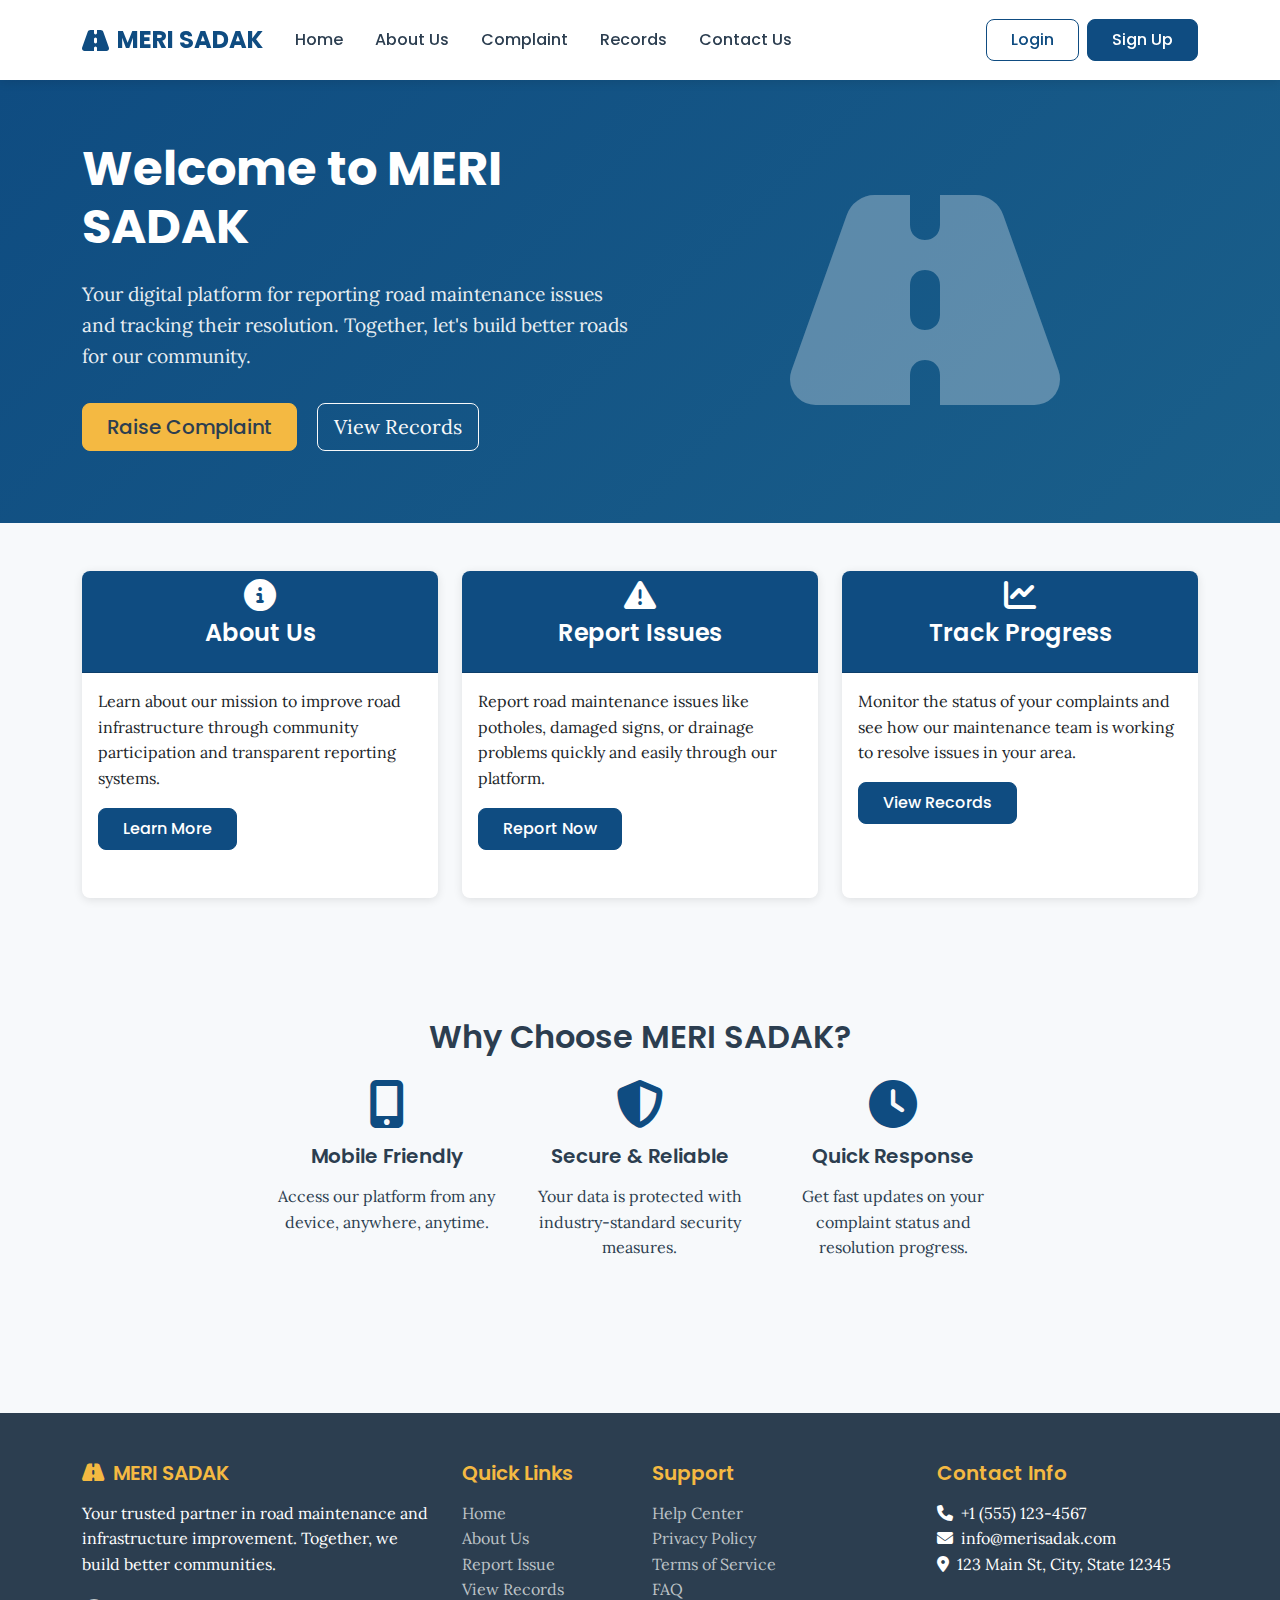
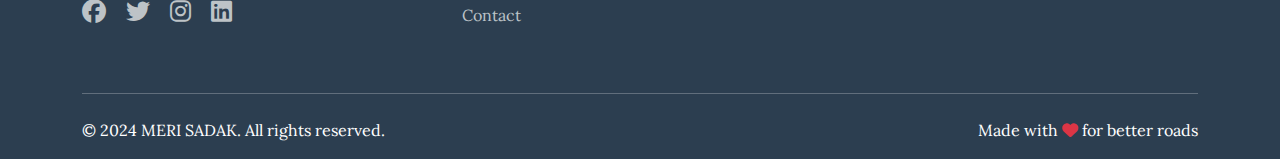
<file: index.html>
<!DOCTYPE html>
<html lang="en">
<head>
    <meta charset="UTF-8">
    <meta name="viewport" content="width=device-width, initial-scale=1.0">
    <title>MERI SADAK - Road Maintenance System</title>
    
    <!-- Bootstrap 5 CSS -->
    <link href="https://cdn.jsdelivr.net/npm/bootstrap@5.3.0/dist/css/bootstrap.min.css" rel="stylesheet">
    
    <!-- Font Awesome -->
    <link rel="stylesheet" href="https://cdnjs.cloudflare.com/ajax/libs/font-awesome/6.4.0/css/all.min.css">
    
    <!-- Custom CSS -->
    <link rel="stylesheet" href="assets/css/style.css">
</head>
<body>
    <!-- Navbar -->
    <nav class="navbar navbar-expand-lg navbar-light fixed-top">
        <div class="container">
            <a class="navbar-brand d-flex align-items-center" href="index.html">
                <i class="fas fa-road text-primary me-2"></i>
                MERI SADAK
            </a>
            
            <button class="navbar-toggler" type="button" data-bs-toggle="collapse" data-bs-target="#navbarNav">
                <span class="navbar-toggler-icon"></span>
            </button>
            
            <div class="collapse navbar-collapse" id="navbarNav">
                <ul class="navbar-nav me-auto">
                    <li class="nav-item">
                        <a class="nav-link active" href="index.html">Home</a>
                    </li>
                    <li class="nav-item">
                        <a class="nav-link" href="about.html">About Us</a>
                    </li>
                    <li class="nav-item">
                        <a class="nav-link" href="complaint.html">Complaint</a>
                    </li>
                    <li class="nav-item">
                        <a class="nav-link" href="records.html">Records</a>
                    </li>
                    <li class="nav-item">
                        <a class="nav-link" href="contact.html">Contact Us</a>
                    </li>
                </ul>
                
                <div class="d-flex">
                    <a href="login.html" class="btn btn-outline-primary me-2">Login</a>
                    <a href="signup.html" class="btn btn-primary">Sign Up</a>
                </div>
            </div>
        </div>
    </nav>

    <!-- Hero Section -->
    <section class="hero-section">
        <div class="container">
            <div class="row align-items-center">
                <div class="col-lg-6">
                    <h1 class="fade-in">Welcome to MERI SADAK</h1>
                    <p class="fade-in">Your digital platform for reporting road maintenance issues and tracking their resolution. Together, let's build better roads for our community.</p>
                    <div class="fade-in">
                        <a href="complaint.html" class="btn btn-accent btn-lg me-3 mb-2">Raise Complaint</a>
                        <a href="records.html" class="btn btn-outline-light btn-lg mb-2">View Records</a>
                    </div>
                </div>
                <div class="col-lg-6 text-center">
                    <i class="fas fa-road" style="font-size: 15rem; opacity: 0.3;"></i>
                </div>
            </div>
        </div>
    </section>

    <!-- Info Cards Section -->
    <section class="py-5">
        <div class="container">
            <div class="row">
                <div class="col-lg-4 mb-4">
                    <div class="card h-100">
                        <div class="card-header text-center">
                            <i class="fas fa-info-circle fa-2x mb-2"></i>
                            <h4>About Us</h4>
                        </div>
                        <div class="card-body">
                            <p>Learn about our mission to improve road infrastructure through community participation and transparent reporting systems.</p>
                            <a href="about.html" class="btn btn-primary">Learn More</a>
                        </div>
                    </div>
                </div>
                
                <div class="col-lg-4 mb-4">
                    <div class="card h-100">
                        <div class="card-header text-center">
                            <i class="fas fa-exclamation-triangle fa-2x mb-2"></i>
                            <h4>Report Issues</h4>
                        </div>
                        <div class="card-body">
                            <p>Report road maintenance issues like potholes, damaged signs, or drainage problems quickly and easily through our platform.</p>
                            <a href="complaint.html" class="btn btn-primary">Report Now</a>
                        </div>
                    </div>
                </div>
                
                <div class="col-lg-4 mb-4">
                    <div class="card h-100">
                        <div class="card-header text-center">
                            <i class="fas fa-chart-line fa-2x mb-2"></i>
                            <h4>Track Progress</h4>
                        </div>
                        <div class="card-body">
                            <p>Monitor the status of your complaints and see how our maintenance team is working to resolve issues in your area.</p>
                            <a href="records.html" class="btn btn-primary">View Records</a>
                        </div>
                    </div>
                </div>
            </div>
        </div>
    </section>

    <!-- Features Section -->
    <section class="py-5 bg-light-custom">
        <div class="container">
            <div class="row">
                <div class="col-lg-8 mx-auto text-center">
                    <h2 class="mb-4">Why Choose MERI SADAK?</h2>
                    <div class="row">
                        <div class="col-md-4 mb-4">
                            <div class="text-center">
                                <i class="fas fa-mobile-alt fa-3x text-primary mb-3"></i>
                                <h5>Mobile Friendly</h5>
                                <p>Access our platform from any device, anywhere, anytime.</p>
                            </div>
                        </div>
                        <div class="col-md-4 mb-4">
                            <div class="text-center">
                                <i class="fas fa-shield-alt fa-3x text-primary mb-3"></i>
                                <h5>Secure & Reliable</h5>
                                <p>Your data is protected with industry-standard security measures.</p>
                            </div>
                        </div>
                        <div class="col-md-4 mb-4">
                            <div class="text-center">
                                <i class="fas fa-clock fa-3x text-primary mb-3"></i>
                                <h5>Quick Response</h5>
                                <p>Get fast updates on your complaint status and resolution progress.</p>
                            </div>
                        </div>
                    </div>
                </div>
            </div>
        </div>
    </section>

    <!-- Footer -->
    <footer class="footer">
        <div class="container">
            <div class="row">
                <div class="col-lg-4 mb-4">
                    <h5><i class="fas fa-road me-2"></i>MERI SADAK</h5>
                    <p>Your trusted partner in road maintenance and infrastructure improvement. Together, we build better communities.</p>
                    <div class="social-icons">
                        <a href="#"><i class="fab fa-facebook"></i></a>
                        <a href="#"><i class="fab fa-twitter"></i></a>
                        <a href="#"><i class="fab fa-instagram"></i></a>
                        <a href="#"><i class="fab fa-linkedin"></i></a>
                    </div>
                </div>
                
                <div class="col-lg-2 col-md-6 mb-4">
                    <h5>Quick Links</h5>
                    <ul class="list-unstyled">
                        <li><a href="index.html">Home</a></li>
                        <li><a href="about.html">About Us</a></li>
                        <li><a href="complaint.html">Report Issue</a></li>
                        <li><a href="records.html">View Records</a></li>
                        <li><a href="contact.html">Contact</a></li>
                    </ul>
                </div>
                
                <div class="col-lg-3 col-md-6 mb-4">
                    <h5>Support</h5>
                    <ul class="list-unstyled">
                        <li><a href="#">Help Center</a></li>
                        <li><a href="#">Privacy Policy</a></li>
                        <li><a href="#">Terms of Service</a></li>
                        <li><a href="#">FAQ</a></li>
                    </ul>
                </div>
                
                <div class="col-lg-3 mb-4">
                    <h5>Contact Info</h5>
                    <ul class="list-unstyled">
                        <li><i class="fas fa-phone me-2"></i>+1 (555) 123-4567</li>
                        <li><i class="fas fa-envelope me-2"></i>info@merisadak.com</li>
                        <li><i class="fas fa-map-marker-alt me-2"></i>123 Main St, City, State 12345</li>
                    </ul>
                </div>
            </div>
            
            <hr class="my-4">
            <div class="row align-items-center">
                <div class="col-md-6">
                    <p class="mb-0">&copy; 2024 MERI SADAK. All rights reserved.</p>
                </div>
                <div class="col-md-6 text-md-end">
                    <p class="mb-0">Made with <i class="fas fa-heart text-danger"></i> for better roads</p>
                </div>
            </div>
        </div>
    </footer>

    <!-- Bootstrap 5 JS -->
    <script src="https://cdn.jsdelivr.net/npm/bootstrap@5.3.0/dist/js/bootstrap.bundle.min.js"></script>
    
    <!-- Custom JS -->
    <script src="assets/js/main.js"></script>
</body>
</html>
</file>
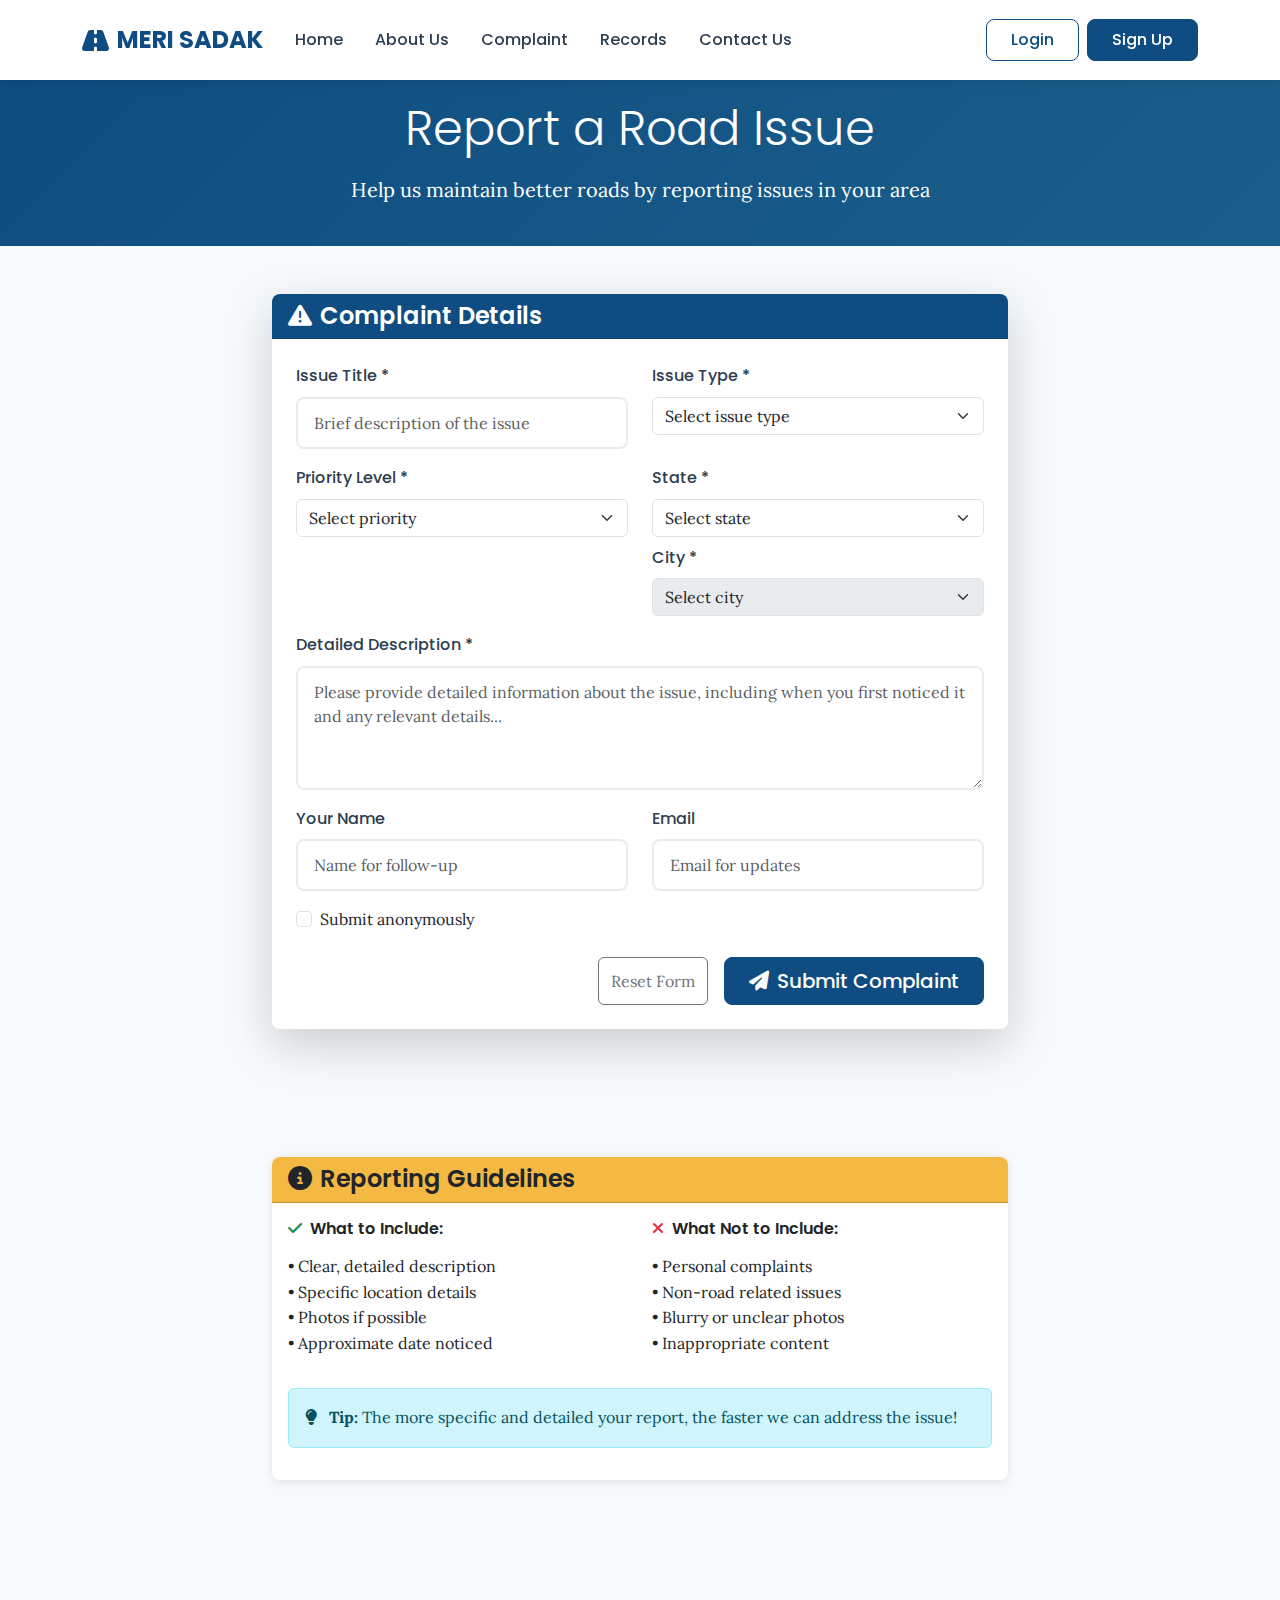
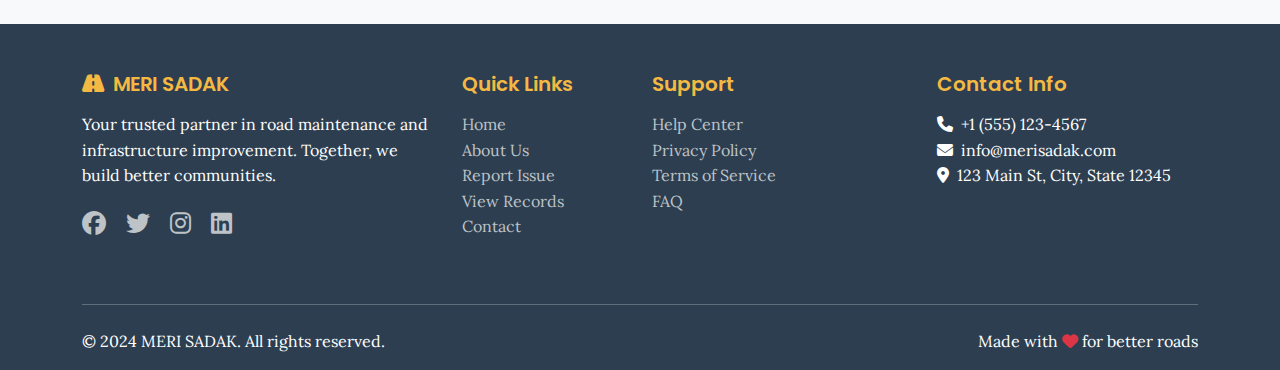
<file: complaint.html>
<!DOCTYPE html>
<html lang="en">
  <head>
    <meta charset="UTF-8" />
    <meta name="viewport" content="width=device-width, initial-scale=1.0" />
    <title>Report Complaint - MERI SADAK</title>

    <!-- Bootstrap 5 CSS -->
    <link
      href="https://cdn.jsdelivr.net/npm/bootstrap@5.3.0/dist/css/bootstrap.min.css"
      rel="stylesheet"
    />

    <!-- Font Awesome -->
    <link
      rel="stylesheet"
      href="https://cdnjs.cloudflare.com/ajax/libs/font-awesome/6.4.0/css/all.min.css"
    />

    <!-- Custom CSS -->
    <link rel="stylesheet" href="assets/css/style.css" />
  </head>
  <body>
    <!-- Navbar -->
    <nav class="navbar navbar-expand-lg navbar-light fixed-top">
      <div class="container">
        <a class="navbar-brand d-flex align-items-center" href="index.html">
          <i class="fas fa-road text-primary me-2"></i>
          MERI SADAK
        </a>

        <button
          class="navbar-toggler"
          type="button"
          data-bs-toggle="collapse"
          data-bs-target="#navbarNav"
        >
          <span class="navbar-toggler-icon"></span>
        </button>

        <div class="collapse navbar-collapse" id="navbarNav">
          <ul class="navbar-nav me-auto">
            <li class="nav-item">
              <a class="nav-link" href="index.html">Home</a>
            </li>
            <li class="nav-item">
              <a class="nav-link" href="about.html">About Us</a>
            </li>
            <li class="nav-item">
              <a class="nav-link active" href="complaint.html">Complaint</a>
            </li>
            <li class="nav-item">
              <a class="nav-link" href="records.html">Records</a>
            </li>
            <li class="nav-item">
              <a class="nav-link" href="contact.html">Contact Us</a>
            </li>
          </ul>

          <div class="d-flex login-signup-buttons">
            <a href="login.html" class="btn btn-outline-primary me-2">Login</a>
            <a href="signup.html" class="btn btn-primary">Sign Up</a>
          </div>
        </div>
      </div>
    </nav>

    <!-- Page Header -->
    <section
      class="py-4"
      style="
        margin-top: 76px;
        background: linear-gradient(
          135deg,
          var(--primary-color) 0%,
          #1a5f8a 100%
        );
        color: white;
      "
    >
      <div class="container">
        <div class="row">
          <div class="col-lg-8 mx-auto text-center">
            <h1 class="display-5 mb-3">Report a Road Issue</h1>
            <p class="lead">
              Help us maintain better roads by reporting issues in your area
            </p>
          </div>
        </div>
      </div>
    </section>

    <!-- Complaint Form -->
    <section class="py-5">
      <div class="container">
        <div class="row justify-content-center">
          <div class="col-lg-8">
            <div class="card shadow-lg">
              <div class="card-header bg-primary text-white">
                <h4 class="mb-0">
                  <i class="fas fa-exclamation-triangle me-2"></i>Complaint
                  Details
                </h4>
              </div>
              <div class="card-body p-4">
                <form id="complaintForm">
                  <div class="row">
                    <div class="col-md-6 mb-3">
                      <label for="title" class="form-label"
                        >Issue Title *</label
                      >
                      <input
                        type="text"
                        class="form-control"
                        id="title"
                        name="title"
                        required
                        placeholder="Brief description of the issue"
                      />
                    </div>
                    <div class="col-md-6 mb-3">
                      <label for="type" class="form-label">Issue Type *</label>
                      <select
                        class="form-select"
                        id="type"
                        name="type"
                        required
                      >
                        <option value="">Select issue type</option>
                        <option value="pothole">Pothole</option>
                        <option value="damaged-sign">Damaged Road Sign</option>
                        <option value="drainage">Drainage Problem</option>
                        <option value="streetlight">Street Light Issue</option>
                        <option value="road-surface">
                          Road Surface Damage
                        </option>
                        <option value="traffic-signal">
                          Traffic Signal Problem
                        </option>
                        <option value="sidewalk">Sidewalk Issue</option>
                        <option value="other">Other</option>
                      </select>
                    </div>
                  </div>

                  <div class="row">
                    <div class="col-md-6 mb-3">
                      <label for="priority" class="form-label"
                        >Priority Level *</label
                      >
                      <select
                        class="form-select"
                        id="priority"
                        name="priority"
                        required
                      >
                        <option value="">Select priority</option>
                        <option value="low">Low - Minor inconvenience</option>
                        <option value="medium">
                          Medium - Moderate safety concern
                        </option>
                        <option value="high">
                          High - Significant safety risk
                        </option>
                        <option value="urgent">
                          Urgent - Immediate danger
                        </option>
                      </select>
                    </div>
                    <div class="col-md-6 mb-3">
                      <label for="state-select" class="form-label"
                        >State *</label
                      >
                      <select
                        class="form-select mb-2"
                        id="state-select"
                        name="state"
                        required
                      >
                        <option value="">Select state</option>
                      </select>

                      <label for="city-select" class="form-label">City *</label>
                      <select
                        class="form-select"
                        id="city-select"
                        name="city"
                        required
                      >
                        <option value="">Select city</option>
                      </select>
                    </div>
                  </div>

                  <div class="mb-3">
                    <label for="description" class="form-label"
                      >Detailed Description *</label
                    >
                    <textarea
                      class="form-control"
                      id="description"
                      name="description"
                      rows="4"
                      required
                      placeholder="Please provide detailed information about the issue, including when you first noticed it and any relevant details..."
                    ></textarea>
                  </div>

                  <!-- Image upload removed; use state and city selects above instead -->

                  <div class="row">
                    <div class="col-md-6 mb-3">
                      <label for="contactName" class="form-label"
                        >Your Name</label
                      >
                      <input
                        type="text"
                        class="form-control"
                        id="contactName"
                        name="contactName"
                        placeholder="Name for follow-up"
                      />
                    </div>
                    <div class="col-md-6 mb-3">
                      <label for="contactEmail" class="form-label">Email</label>
                      <input
                        type="email"
                        class="form-control"
                        id="contactEmail"
                        name="contactEmail"
                        placeholder="Email for updates"
                      />
                    </div>
                  </div>

                  <div class="mb-4">
                    <div class="form-check">
                      <input
                        class="form-check-input"
                        type="checkbox"
                        id="anonymous"
                        name="anonymous"
                      />
                      <label class="form-check-label" for="anonymous">
                        Submit anonymously
                      </label>
                    </div>
                  </div>

                  <div class="d-grid gap-2 d-md-flex justify-content-md-end">
                    <button
                      type="button"
                      class="btn btn-outline-secondary me-md-2"
                      onclick="resetForm()"
                    >
                      Reset Form
                    </button>
                    <button type="submit" class="btn btn-primary btn-lg">
                      <i class="fas fa-paper-plane me-2"></i>Submit Complaint
                    </button>
                  </div>
                </form>
              </div>
            </div>
          </div>
        </div>
      </div>
    </section>

    <!-- Guidelines Section -->
    <section class="py-5 bg-light-custom">
      <div class="container">
        <div class="row">
          <div class="col-lg-8 mx-auto">
            <div class="card">
              <div class="card-header bg-accent text-dark">
                <h4 class="mb-0">
                  <i class="fas fa-info-circle me-2"></i>Reporting Guidelines
                </h4>
              </div>
              <div class="card-body">
                <div class="row">
                  <div class="col-md-6">
                    <h6>
                      <i class="fas fa-check text-success me-2"></i>What to
                      Include:
                    </h6>
                    <ul class="list-unstyled">
                      <li>• Clear, detailed description</li>
                      <li>• Specific location details</li>
                      <li>• Photos if possible</li>
                      <li>• Approximate date noticed</li>
                    </ul>
                  </div>
                  <div class="col-md-6">
                    <h6>
                      <i class="fas fa-times text-danger me-2"></i>What Not to
                      Include:
                    </h6>
                    <ul class="list-unstyled">
                      <li>• Personal complaints</li>
                      <li>• Non-road related issues</li>
                      <li>• Blurry or unclear photos</li>
                      <li>• Inappropriate content</li>
                    </ul>
                  </div>
                </div>
                <div class="alert alert-info mt-3">
                  <i class="fas fa-lightbulb me-2"></i>
                  <strong>Tip:</strong> The more specific and detailed your
                  report, the faster we can address the issue!
                </div>
              </div>
            </div>
          </div>
        </div>
      </div>
    </section>

    <!-- Footer -->
    <footer class="footer">
      <div class="container">
        <div class="row">
          <div class="col-lg-4 mb-4">
            <h5><i class="fas fa-road me-2"></i>MERI SADAK</h5>
            <p>
              Your trusted partner in road maintenance and infrastructure
              improvement. Together, we build better communities.
            </p>
            <div class="social-icons">
              <a href="#"><i class="fab fa-facebook"></i></a>
              <a href="#"><i class="fab fa-twitter"></i></a>
              <a href="#"><i class="fab fa-instagram"></i></a>
              <a href="#"><i class="fab fa-linkedin"></i></a>
            </div>
          </div>

          <div class="col-lg-2 col-md-6 mb-4">
            <h5>Quick Links</h5>
            <ul class="list-unstyled">
              <li><a href="index.html">Home</a></li>
              <li><a href="about.html">About Us</a></li>
              <li><a href="complaint.html">Report Issue</a></li>
              <li><a href="records.html">View Records</a></li>
              <li><a href="contact.html">Contact</a></li>
            </ul>
          </div>

          <div class="col-lg-3 col-md-6 mb-4">
            <h5>Support</h5>
            <ul class="list-unstyled">
              <li><a href="#">Help Center</a></li>
              <li><a href="#">Privacy Policy</a></li>
              <li><a href="#">Terms of Service</a></li>
              <li><a href="#">FAQ</a></li>
            </ul>
          </div>

          <div class="col-lg-3 mb-4">
            <h5>Contact Info</h5>
            <ul class="list-unstyled">
              <li><i class="fas fa-phone me-2"></i>+1 (555) 123-4567</li>
              <li><i class="fas fa-envelope me-2"></i>info@merisadak.com</li>
              <li>
                <i class="fas fa-map-marker-alt me-2"></i>123 Main St, City,
                State 12345
              </li>
            </ul>
          </div>
        </div>

        <hr class="my-4" />
        <div class="row align-items-center">
          <div class="col-md-6">
            <p class="mb-0">&copy; 2024 MERI SADAK. All rights reserved.</p>
          </div>
          <div class="col-md-6 text-md-end">
            <p class="mb-0">
              Made with <i class="fas fa-heart text-danger"></i> for better
              roads
            </p>
          </div>
        </div>
      </div>
    </footer>

    <!-- Bootstrap 5 JS -->
    <script src="https://cdn.jsdelivr.net/npm/bootstrap@5.3.0/dist/js/bootstrap.bundle.min.js"></script>

    <!-- Custom JS -->
    <script src="assets/js/main.js"></script>
    <script src="assets/js/auth.js"></script>

    <script>
      document.addEventListener("DOMContentLoaded", function () {
        const stateSelect = document.getElementById("state-select");
        const citySelect = document.getElementById("city-select");
        const dataUrl = "assets/data/stateDistricts.json";

        let stateData = null;

        // Start with city disabled until state chosen
        citySelect.innerHTML = '<option value="">Select city</option>';
        citySelect.disabled = true;

        function populateStates(data) {
          stateSelect.innerHTML = '<option value="">Select state</option>';
          for (const code in data) {
            if (Object.prototype.hasOwnProperty.call(data, code)) {
              const opt = document.createElement("option");
              opt.value = code;
              opt.textContent = data[code].name;
              stateSelect.appendChild(opt);
            }
          }
          stateSelect.disabled = false;
        }

        function populateCities(code) {
          citySelect.innerHTML = '<option value="">Select city</option>';
          citySelect.disabled = true;
          if (!code || !stateData || !stateData[code]) return;
          const cities = stateData[code].cities || [];
          cities.forEach(function (city) {
            const opt = document.createElement("option");
            opt.value = city.toLowerCase().replace(/\s+/g, "-");
            opt.textContent = city;
            citySelect.appendChild(opt);
          });
          citySelect.disabled = false;
        }

        // Show loading placeholder while fetching
        stateSelect.innerHTML = "<option>Loading states...</option>";
        stateSelect.disabled = true;

        fetch(dataUrl)
          .then(function (res) {
            return res.json();
          })
          .then(function (data) {
            stateData = data;
            populateStates(data);
            // Keep cities cleared until user selects
            populateCities(stateSelect.value);
          })
          .catch(function (err) {
            console.error("Could not load state/city data:", err);
            // Fallback: show a minimal manual option
            stateSelect.innerHTML =
              '<option value="">Select state</option><option value="other">Other</option>';
            stateSelect.disabled = false;
          });

        stateSelect.addEventListener("change", function () {
          populateCities(this.value);
        });
      });

      function resetForm() {
        document.getElementById("complaintForm").reset();
        var imgPrev = document.getElementById("imagePreview");
        if (imgPrev) imgPrev.style.display = "none";
        var stateSelect = document.getElementById("state-select");
        if (stateSelect) stateSelect.dispatchEvent(new Event("change"));
      }
    </script>
    <script>
      // Handle complaint form submission: validate and save to localStorage
      (function () {
        const form = document.getElementById("complaintForm");
        if (!form) return;

        form.addEventListener("submit", function (e) {
          e.preventDefault();

          // Use existing validateForm from main.js if available
          let valid = true;
          if (typeof validateForm === "function") {
            valid = validateForm(form);
          } else {
            // Basic validation
            const required = form.querySelectorAll("[required]");
            required.forEach(function (el) {
              if (!el.value) valid = false;
            });
          }

          if (!valid) {
            if (typeof showErrorMessage === "function")
              showErrorMessage(
                "Please fix validation errors before submitting."
              );
            return;
          }

          // Build complaint object
          const title = document.getElementById("title").value.trim();
          const type = document.getElementById("type").value;
          const priority = document.getElementById("priority").value;
          const state = document.getElementById("state-select").value;
          const city = document.getElementById("city-select").value;
          const description = document
            .getElementById("description")
            .value.trim();
          const contactName = document
            .getElementById("contactName")
            .value.trim();
          const contactEmail = document
            .getElementById("contactEmail")
            .value.trim();
          const anonymous = document.getElementById("anonymous").checked;

          const today = new Date().toISOString().split("T")[0];

          // Generate an ID using timestamp
          const id = "RS-" + Date.now();

          const complaint = {
            id: id,
            title: title,
            description: description,
            type: type || "other",
            status: "open",
            priority: priority || "low",
            date: today,
            state: state || "",
            district: city || "",
            location: "",
            reporterName: anonymous ? "" : contactName,
            reporterEmail: anonymous ? "" : contactEmail,
          };

          // Save to localStorage under key 'merisadak_records'
          try {
            const key = "merisadak_records";
            const existing = JSON.parse(localStorage.getItem(key) || "[]");
            existing.unshift(complaint); // add newest first
            localStorage.setItem(key, JSON.stringify(existing));

            if (typeof showSuccessMessage === "function")
              showSuccessMessage("Complaint submitted and saved locally.");
            // Optionally redirect to records page to view
            setTimeout(function () {
              window.location.href = "records.html";
            }, 700);
          } catch (err) {
            console.error("Failed to save complaint", err);
            if (typeof showErrorMessage === "function")
              showErrorMessage("Failed to save complaint locally.");
          }
        });
      })();
    </script>
  </body>
</html>
</file>
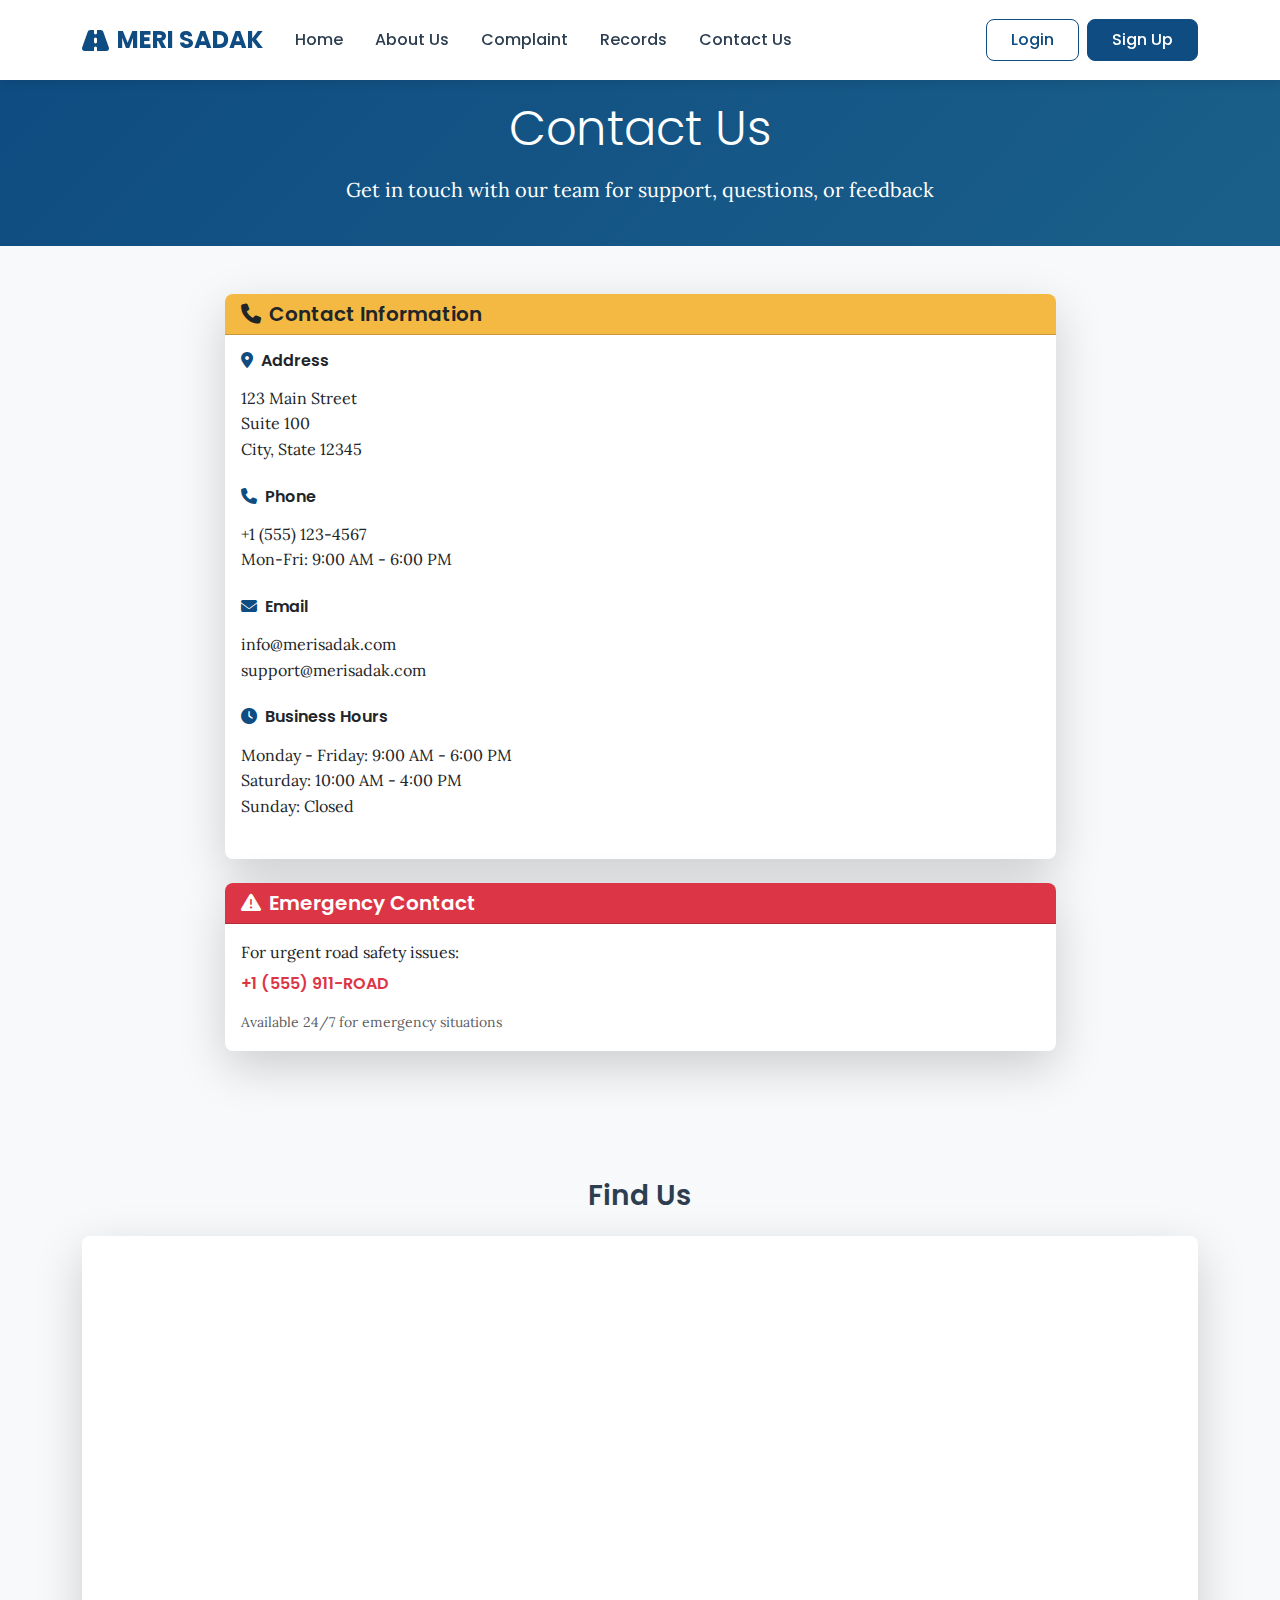
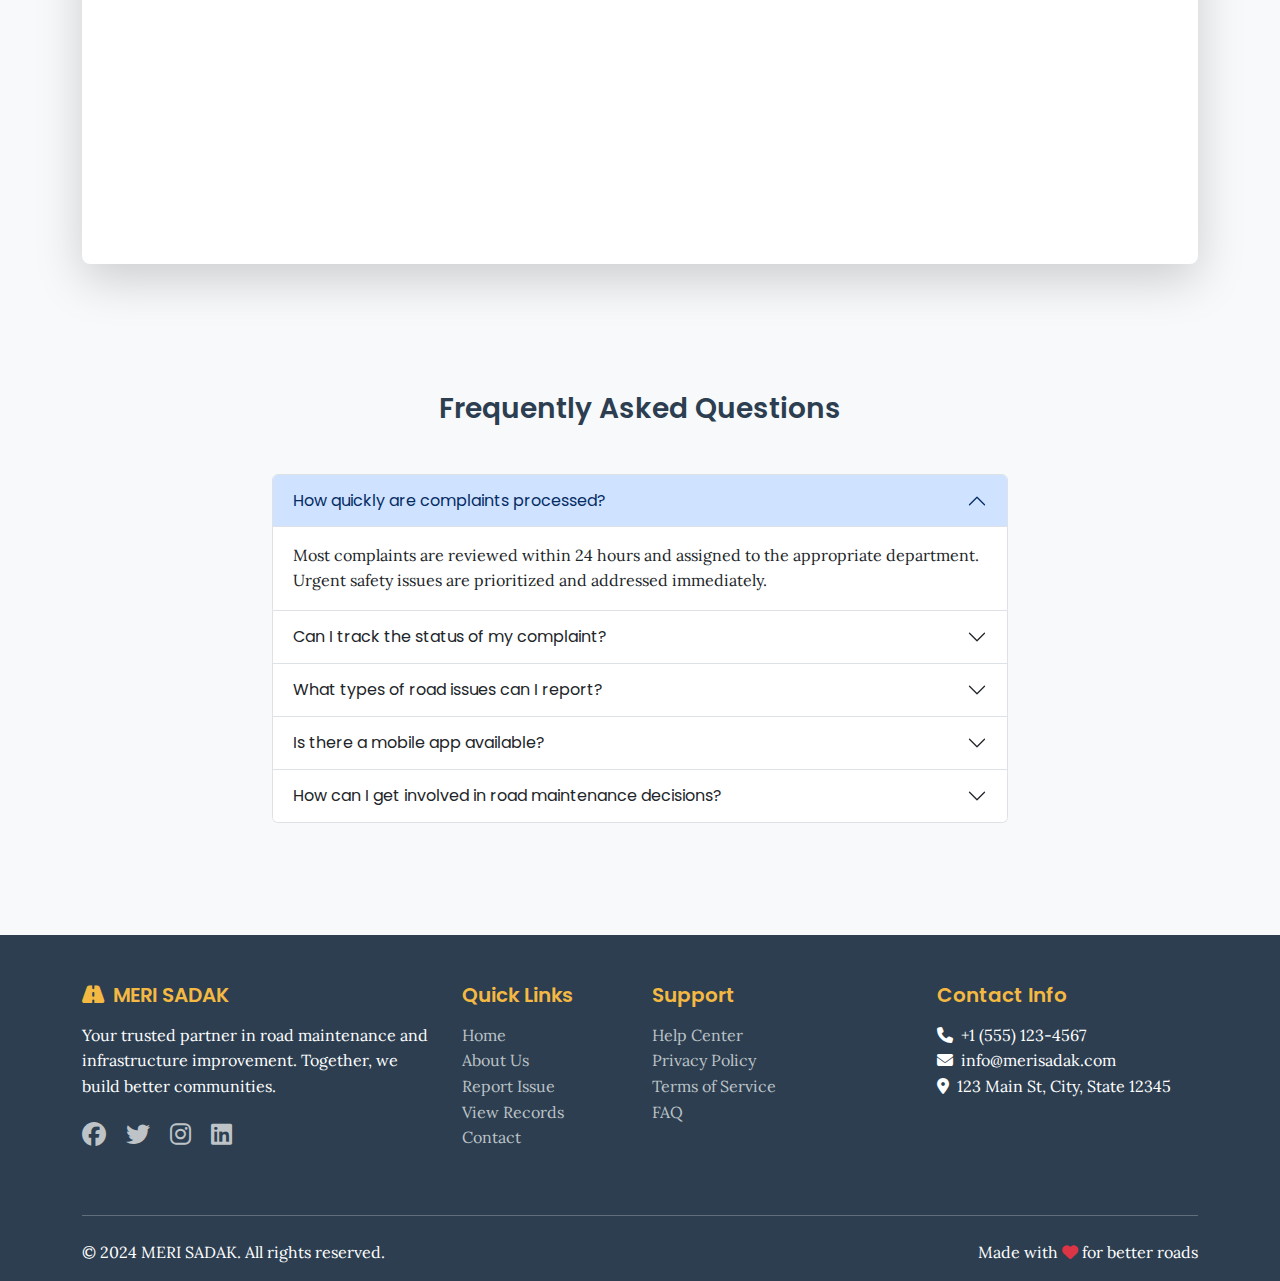
<file: contact.html>
<!DOCTYPE html>
<html lang="en">
<head>
    <meta charset="UTF-8">
    <meta name="viewport" content="width=device-width, initial-scale=1.0">
    <title>Contact Us - MERI SADAK</title>
    
    <!-- Bootstrap 5 CSS -->
    <link href="https://cdn.jsdelivr.net/npm/bootstrap@5.3.0/dist/css/bootstrap.min.css" rel="stylesheet">
    
    <!-- Font Awesome -->
    <link rel="stylesheet" href="https://cdnjs.cloudflare.com/ajax/libs/font-awesome/6.4.0/css/all.min.css">
    
    <!-- Custom CSS -->
    <link rel="stylesheet" href="assets/css/style.css">
</head>
<body>
    <!-- Navbar -->
    <nav class="navbar navbar-expand-lg navbar-light fixed-top">
        <div class="container">
            <a class="navbar-brand d-flex align-items-center" href="index.html">
                <i class="fas fa-road text-primary me-2"></i>
                MERI SADAK
            </a>
            
            <button class="navbar-toggler" type="button" data-bs-toggle="collapse" data-bs-target="#navbarNav">
                <span class="navbar-toggler-icon"></span>
            </button>
            
            <div class="collapse navbar-collapse" id="navbarNav">
                <ul class="navbar-nav me-auto">
                    <li class="nav-item">
                        <a class="nav-link" href="index.html">Home</a>
                    </li>
                    <li class="nav-item">
                        <a class="nav-link" href="about.html">About Us</a>
                    </li>
                    <li class="nav-item">
                        <a class="nav-link" href="complaint.html">Complaint</a>
                    </li>
                    <li class="nav-item">
                        <a class="nav-link" href="records.html">Records</a>
                    </li>
                    <li class="nav-item">
                        <a class="nav-link active" href="contact.html">Contact Us</a>
                    </li>
                </ul>
                
                <div class="d-flex login-signup-buttons">
            <a href="login.html" class="btn btn-outline-primary me-2">Login</a>
            <a href="signup.html" class="btn btn-primary">Sign Up</a>
          </div>
            </div>
        </div>
    </nav>

    <!-- Page Header -->
    <section class="py-4" style="margin-top: 76px; background: linear-gradient(135deg, var(--primary-color) 0%, #1a5f8a 100%); color: white;">
        <div class="container">
            <div class="row">
                <div class="col-lg-8 mx-auto text-center">
                    <h1 class="display-5 mb-3">Contact Us</h1>
                    <p class="lead">Get in touch with our team for support, questions, or feedback</p>
                </div>
            </div>
        </div>
    </section>

    <!-- Contact Section -->
    <section class="py-5">
        <div class="container">
            <div class="row">
                <!-- Contact Form -->
                <!-- <div class="col-lg-8 mb-5">
                    <div class="card shadow-lg">
                        <div class="card-header bg-primary text-white">
                            <h4 class="mb-0"><i class="fas fa-envelope me-2"></i>Send us a Message</h4>
                        </div>
                        <div class="card-body p-4">
                            <form id="contactForm">
                                <div class="row">
                                    <div class="col-md-6 mb-3">
                                        <label for="name" class="form-label">Full Name *</label>
                                        <input type="text" class="form-control" id="name" name="name" required>
                                    </div>
                                    <div class="col-md-6 mb-3">
                                        <label for="email" class="form-label">Email Address *</label>
                                        <input type="email" class="form-control" id="email" name="email" required>
                                    </div>
                                </div>
                                
                                <div class="row">
                                    <div class="col-md-6 mb-3">
                                        <label for="phone" class="form-label">Phone Number</label>
                                        <input type="tel" class="form-control" id="phone" name="phone">
                                    </div>
                                    <div class="col-md-6 mb-3">
                                        <label for="subject" class="form-label">Subject *</label>
                                        <select class="form-select" id="subject" name="subject" required>
                                            <option value="">Select a subject</option>
                                            <option value="general">General Inquiry</option>
                                            <option value="complaint">Complaint Support</option>
                                            <option value="technical">Technical Issue</option>
                                            <option value="feedback">Feedback</option>
                                            <option value="partnership">Partnership</option>
                                            <option value="other">Other</option>
                                        </select>
                                    </div>
                                </div>
                                
                                <div class="mb-3">
                                    <label for="message" class="form-label">Message *</label>
                                    <textarea class="form-control" id="message" name="message" rows="5" required 
                                              placeholder="Please describe your inquiry or feedback in detail..."></textarea>
                                </div>
                                
                                <div class="mb-3">
                                    <div class="form-check">
                                        <input class="form-check-input" type="checkbox" id="newsletter" name="newsletter">
                                        <label class="form-check-label" for="newsletter">
                                            Subscribe to our newsletter for updates and road maintenance news
                                        </label>
                                    </div>
                                </div>
                                
                                <div class="d-grid">
                                    <button type="submit" class="btn btn-primary btn-lg">
                                        <i class="fas fa-paper-plane me-2"></i>Send Message
                                    </button>
                                </div>
                            </form>
                        </div>
                    </div>
                </div> -->
                
                <!-- Contact Information -->
                <div class="w-75 mx-auto">
                    <div class="card shadow-lg mb-4">
                        <div class="card-header bg-accent text-dark">
                            <h5 class="mb-0"><i class="fas fa-phone me-2"></i>Contact Information</h5>
                        </div>
                        <div class="card-body">
                            <div class="mb-4">
                                <h6><i class="fas fa-map-marker-alt text-primary me-2"></i>Address</h6>
                                <p class="mb-0">123 Main Street<br>Suite 100<br>City, State 12345</p>
                            </div>
                            
                            <div class="mb-4">
                                <h6><i class="fas fa-phone text-primary me-2"></i>Phone</h6>
                                <p class="mb-0">+1 (555) 123-4567<br>Mon-Fri: 9:00 AM - 6:00 PM</p>
                            </div>
                            
                            <div class="mb-4">
                                <h6><i class="fas fa-envelope text-primary me-2"></i>Email</h6>
                                <p class="mb-0">info@merisadak.com<br>support@merisadak.com</p>
                            </div>
                            
                            <div class="mb-4">
                                <h6><i class="fas fa-clock text-primary me-2"></i>Business Hours</h6>
                                <p class="mb-0">
                                    Monday - Friday: 9:00 AM - 6:00 PM<br>
                                    Saturday: 10:00 AM - 4:00 PM<br>
                                    Sunday: Closed
                                </p>
                            </div>
                        </div>
                    </div>
                    
                    <!-- Emergency Contact -->
                    <div class="card shadow-lg">
                        <div class="card-header bg-danger text-white">
                            <h5 class="mb-0"><i class="fas fa-exclamation-triangle me-2"></i>Emergency Contact</h5>
                        </div>
                        <div class="card-body">
                            <p class="mb-2">For urgent road safety issues:</p>
                            <h6 class="text-danger">+1 (555) 911-ROAD</h6>
                            <small class="text-muted">Available 24/7 for emergency situations</small>
                        </div>
                    </div>
                </div>
            </div>
        </div>
    </section>

    <!-- Map Section -->
    <section class="py-5 bg-light-custom">
        <div class="container">
            <div class="row">
                <div class="col-12">
                    <h3 class="text-center mb-4">Find Us</h3>
                    <div class="card shadow-lg">
                        <div class="card-body p-0">
                            <!-- Google Maps Embed -->
                            <div class="ratio ratio-16x9">
                                <iframe src="https://www.google.com/maps/embed?pb=!1m18!1m12!1m3!1d3022.9663095343008!2d-74.00425878459418!3d40.74844097932681!2m3!1f0!2f0!3f0!3m2!1i1024!2i768!4f13.1!3m3!1m2!1s0x89c259a9b3117469%3A0xd134e199a405a163!2sEmpire%20State%20Building!5e0!3m2!1sen!2sus!4v1635950000000!5m2!1sen!2sus" 
                                    width="100%" height="450" style="border:0;" allowfullscreen="" loading="lazy" referrerpolicy="no-referrer-when-downgrade"></iframe>
                            </div>
                        </div>
                    </div>
                </div>
            </div>
        </div>
    </section>

    <!-- FAQ Section -->
    <section class="py-5">
        <div class="container">
            <div class="row">
                <div class="col-lg-8 mx-auto">
                    <h3 class="text-center mb-5">Frequently Asked Questions</h3>
                    
                    <div class="accordion" id="faqAccordion">
                        <div class="accordion-item">
                            <h2 class="accordion-header" id="faq1">
                                <button class="accordion-button" type="button" data-bs-toggle="collapse" data-bs-target="#collapse1">
                                    How quickly are complaints processed?
                                </button>
                            </h2>
                            <div id="collapse1" class="accordion-collapse collapse show" data-bs-parent="#faqAccordion">
                                <div class="accordion-body">
                                    Most complaints are reviewed within 24 hours and assigned to the appropriate department. Urgent safety issues are prioritized and addressed immediately.
                                </div>
                            </div>
                        </div>
                        
                        <div class="accordion-item">
                            <h2 class="accordion-header" id="faq2">
                                <button class="accordion-button collapsed" type="button" data-bs-toggle="collapse" data-bs-target="#collapse2">
                                    Can I track the status of my complaint?
                                </button>
                            </h2>
                            <div id="collapse2" class="accordion-collapse collapse" data-bs-parent="#faqAccordion">
                                <div class="accordion-body">
                                    Yes! You can track your complaint status through our Records page. You'll also receive email updates when the status changes.
                                </div>
                            </div>
                        </div>
                        
                        <div class="accordion-item">
                            <h2 class="accordion-header" id="faq3">
                                <button class="accordion-button collapsed" type="button" data-bs-toggle="collapse" data-bs-target="#collapse3">
                                    What types of road issues can I report?
                                </button>
                            </h2>
                            <div id="collapse3" class="accordion-collapse collapse" data-bs-parent="#faqAccordion">
                                <div class="accordion-body">
                                    You can report potholes, damaged signs, drainage problems, street light issues, road surface damage, traffic signal problems, sidewalk issues, and more.
                                </div>
                            </div>
                        </div>
                        
                        <div class="accordion-item">
                            <h2 class="accordion-header" id="faq4">
                                <button class="accordion-button collapsed" type="button" data-bs-toggle="collapse" data-bs-target="#collapse4">
                                    Is there a mobile app available?
                                </button>
                            </h2>
                            <div id="collapse4" class="accordion-collapse collapse" data-bs-parent="#faqAccordion">
                                <div class="accordion-body">
                                    Our website is fully mobile-responsive and works great on all devices. We're currently developing a mobile app that will be available soon.
                                </div>
                            </div>
                        </div>
                        
                        <div class="accordion-item">
                            <h2 class="accordion-header" id="faq5">
                                <button class="accordion-button collapsed" type="button" data-bs-toggle="collapse" data-bs-target="#collapse5">
                                    How can I get involved in road maintenance decisions?
                                </button>
                            </h2>
                            <div id="collapse5" class="accordion-collapse collapse" data-bs-parent="#faqAccordion">
                                <div class="accordion-body">
                                    We regularly hold community meetings and surveys to gather input on road maintenance priorities. Sign up for our newsletter to stay informed about upcoming opportunities.
                                </div>
                            </div>
                        </div>
                    </div>
                </div>
            </div>
        </div>
    </section>

    <!-- Footer -->
    <footer class="footer">
        <div class="container">
            <div class="row">
                <div class="col-lg-4 mb-4">
                    <h5><i class="fas fa-road me-2"></i>MERI SADAK</h5>
                    <p>Your trusted partner in road maintenance and infrastructure improvement. Together, we build better communities.</p>
                    <div class="social-icons">
                        <a href="#"><i class="fab fa-facebook"></i></a>
                        <a href="#"><i class="fab fa-twitter"></i></a>
                        <a href="#"><i class="fab fa-instagram"></i></a>
                        <a href="#"><i class="fab fa-linkedin"></i></a>
                    </div>
                </div>
                
                <div class="col-lg-2 col-md-6 mb-4">
                    <h5>Quick Links</h5>
                    <ul class="list-unstyled">
                        <li><a href="index.html">Home</a></li>
                        <li><a href="about.html">About Us</a></li>
                        <li><a href="complaint.html">Report Issue</a></li>
                        <li><a href="records.html">View Records</a></li>
                        <li><a href="contact.html">Contact</a></li>
                    </ul>
                </div>
                
                <div class="col-lg-3 col-md-6 mb-4">
                    <h5>Support</h5>
                    <ul class="list-unstyled">
                        <li><a href="#">Help Center</a></li>
                        <li><a href="#">Privacy Policy</a></li>
                        <li><a href="#">Terms of Service</a></li>
                        <li><a href="#">FAQ</a></li>
                    </ul>
                </div>
                
                <div class="col-lg-3 mb-4">
                    <h5>Contact Info</h5>
                    <ul class="list-unstyled">
                        <li><i class="fas fa-phone me-2"></i>+1 (555) 123-4567</li>
                        <li><i class="fas fa-envelope me-2"></i>info@merisadak.com</li>
                        <li><i class="fas fa-map-marker-alt me-2"></i>123 Main St, City, State 12345</li>
                    </ul>
                </div>
            </div>
            
            <hr class="my-4">
            <div class="row align-items-center">
                <div class="col-md-6">
                    <p class="mb-0">&copy; 2024 MERI SADAK. All rights reserved.</p>
                </div>
                <div class="col-md-6 text-md-end">
                    <p class="mb-0">Made with <i class="fas fa-heart text-danger"></i> for better roads</p>
                </div>
            </div>
        </div>
    </footer>

    <!-- Bootstrap 5 JS -->
    <script src="https://cdn.jsdelivr.net/npm/bootstrap@5.3.0/dist/js/bootstrap.bundle.min.js"></script>
    
    <!-- Custom JS -->
    <script src="assets/js/main.js"></script>
    <script src="assets/js/auth.js"></script>
</body>
</html>
</file>
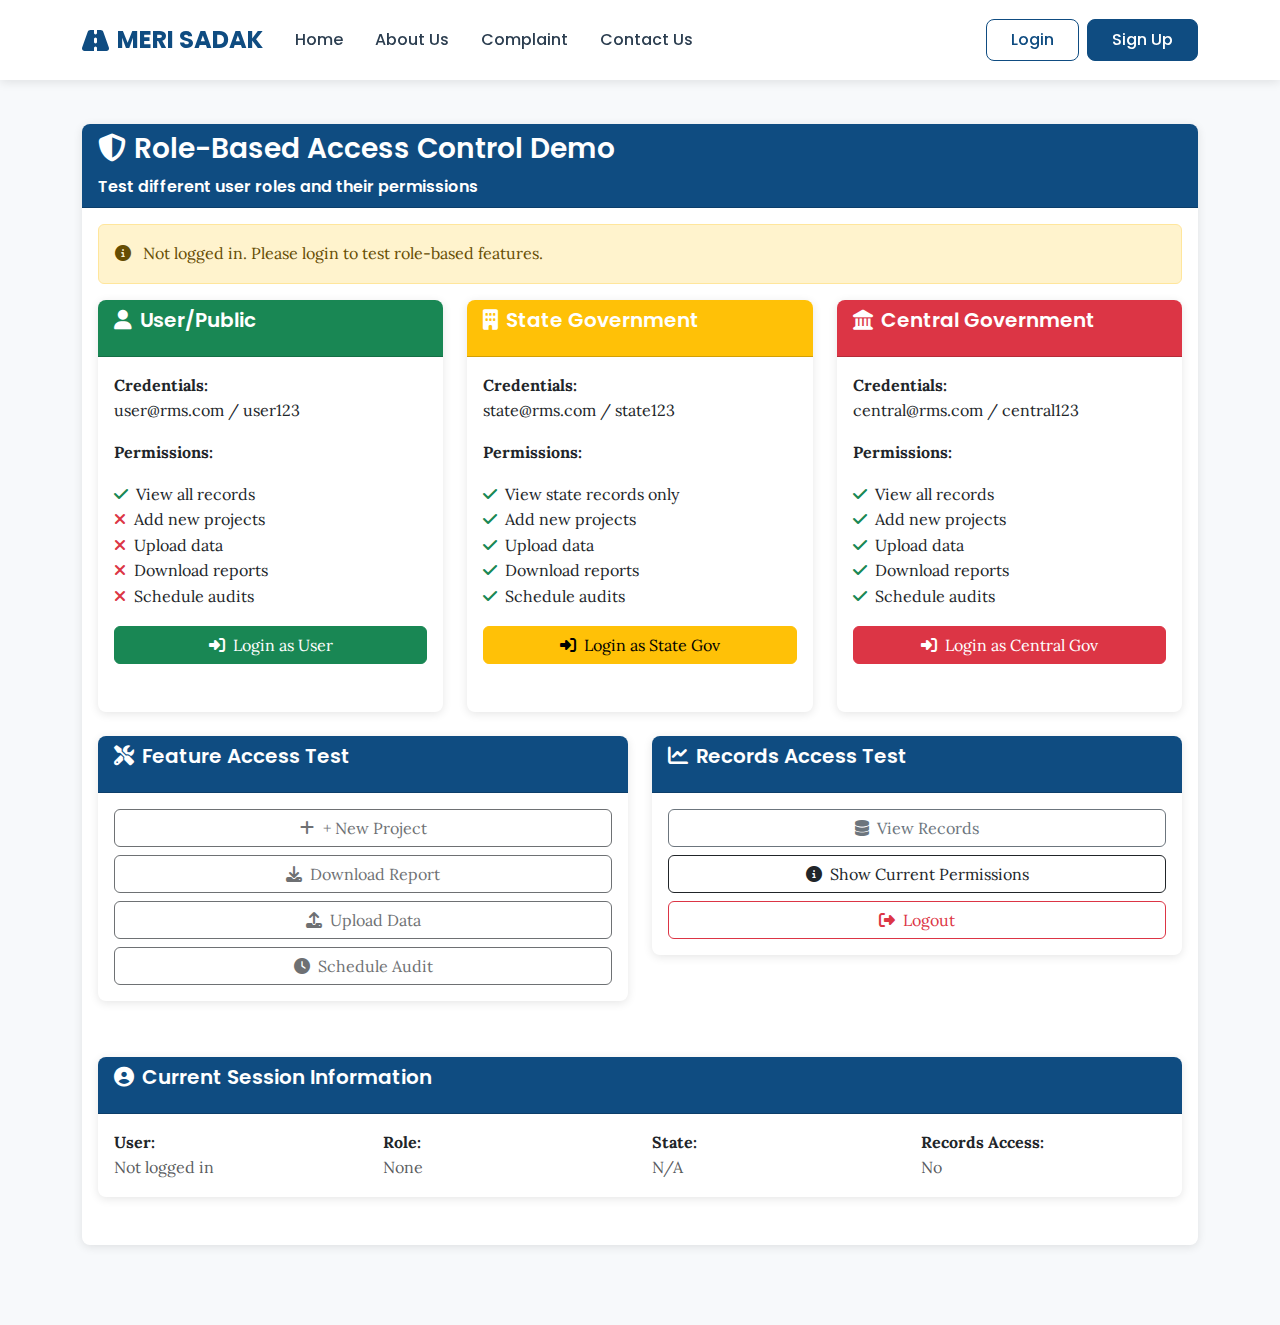
<file: demo-roles.html>
<!DOCTYPE html>
<html lang="en">
<head>
    <meta charset="UTF-8">
    <meta name="viewport" content="width=device-width, initial-scale=1.0">
    <title>Role-Based Access Control Demo - MERI SADAK</title>
    
    <!-- Bootstrap 5 CSS -->
    <link href="https://cdn.jsdelivr.net/npm/bootstrap@5.3.0/dist/css/bootstrap.min.css" rel="stylesheet">
    
    <!-- Font Awesome -->
    <link rel="stylesheet" href="https://cdnjs.cloudflare.com/ajax/libs/font-awesome/6.4.0/css/all.min.css">
    
    <!-- Custom CSS -->
    <link rel="stylesheet" href="assets/css/style.css">
</head>
<body>
    <!-- Navbar -->
    <nav class="navbar navbar-expand-lg navbar-light fixed-top">
        <div class="container">
            <a class="navbar-brand d-flex align-items-center" href="index.html">
                <i class="fas fa-road text-primary me-2"></i>
                MERI SADAK
            </a>
            
            <button class="navbar-toggler" type="button" data-bs-toggle="collapse" data-bs-target="#navbarNav">
                <span class="navbar-toggler-icon"></span>
            </button>
            
            <div class="collapse navbar-collapse" id="navbarNav">
                <ul class="navbar-nav me-auto">
                    <li class="nav-item">
                        <a class="nav-link" href="index.html">Home</a>
                    </li>
                    <li class="nav-item">
                        <a class="nav-link" href="about.html">About Us</a>
                    </li>
                    <li class="nav-item">
                        <a class="nav-link" href="complaint.html">Complaint</a>
                    </li>
                    <li class="nav-item">
                        <a class="nav-link" href="records.html">Records</a>
                    </li>
                    <li class="nav-item">
                        <a class="nav-link" href="contact.html">Contact Us</a>
                    </li>
                </ul>
                
                <div class="d-flex">
                    <a href="login.html" class="btn btn-outline-primary me-2">Login</a>
                    <a href="signup.html" class="btn btn-primary">Sign Up</a>
                </div>
            </div>
        </div>
    </nav>

    <!-- Demo Section -->
    <section class="py-5" style="margin-top: 76px;">
        <div class="container">
            <div class="row">
                <div class="col-lg-12">
                    <div class="card">
                        <div class="card-header bg-primary text-white">
                            <h3 class="mb-0"><i class="fas fa-shield-alt me-2"></i>Role-Based Access Control Demo</h3>
                            <p class="mb-0 mt-2">Test different user roles and their permissions</p>
                        </div>
                        <div class="card-body">
                            <!-- Current Status -->
                            <div id="currentStatus" class="alert alert-info mb-4">
                                <i class="fas fa-info-circle me-2"></i>
                                <span id="statusText">Checking authentication status...</span>
                            </div>
                            
                            <!-- Role Testing -->
                            <div class="row mb-4">
                                <div class="col-lg-4">
                                    <div class="card h-100">
                                        <div class="card-header bg-success text-white">
                                            <h5><i class="fas fa-user me-2"></i>User/Public</h5>
                                        </div>
                                        <div class="card-body">
                                            <p><strong>Credentials:</strong><br>user@rms.com / user123</p>
                                            <p><strong>Permissions:</strong></p>
                                            <ul class="list-unstyled">
                                                <li><i class="fas fa-check text-success me-2"></i>View all records</li>
                                                <li><i class="fas fa-times text-danger me-2"></i>Add new projects</li>
                                                <li><i class="fas fa-times text-danger me-2"></i>Upload data</li>
                                                <li><i class="fas fa-times text-danger me-2"></i>Download reports</li>
                                                <li><i class="fas fa-times text-danger me-2"></i>Schedule audits</li>
                                            </ul>
                                            <button class="btn btn-success w-100" onclick="testRole('user@rms.com', 'user123')">
                                                <i class="fas fa-sign-in-alt me-2"></i>Login as User
                                            </button>
                                        </div>
                                    </div>
                                </div>
                                
                                <div class="col-lg-4">
                                    <div class="card h-100">
                                        <div class="card-header bg-warning text-white">
                                            <h5><i class="fas fa-building me-2"></i>State Government</h5>
                                        </div>
                                        <div class="card-body">
                                            <p><strong>Credentials:</strong><br>state@rms.com / state123</p>
                                            <p><strong>Permissions:</strong></p>
                                            <ul class="list-unstyled">
                                                <li><i class="fas fa-check text-success me-2"></i>View state records only</li>
                                                <li><i class="fas fa-check text-success me-2"></i>Add new projects</li>
                                                <li><i class="fas fa-check text-success me-2"></i>Upload data</li>
                                                <li><i class="fas fa-check text-success me-2"></i>Download reports</li>
                                                <li><i class="fas fa-check text-success me-2"></i>Schedule audits</li>
                                            </ul>
                                            <button class="btn btn-warning w-100" onclick="testRole('state@rms.com', 'state123')">
                                                <i class="fas fa-sign-in-alt me-2"></i>Login as State Gov
                                            </button>
                                        </div>
                                    </div>
                                </div>
                                
                                <div class="col-lg-4">
                                    <div class="card h-100">
                                        <div class="card-header bg-danger text-white">
                                            <h5><i class="fas fa-landmark me-2"></i>Central Government</h5>
                                        </div>
                                        <div class="card-body">
                                            <p><strong>Credentials:</strong><br>central@rms.com / central123</p>
                                            <p><strong>Permissions:</strong></p>
                                            <ul class="list-unstyled">
                                                <li><i class="fas fa-check text-success me-2"></i>View all records</li>
                                                <li><i class="fas fa-check text-success me-2"></i>Add new projects</li>
                                                <li><i class="fas fa-check text-success me-2"></i>Upload data</li>
                                                <li><i class="fas fa-check text-success me-2"></i>Download reports</li>
                                                <li><i class="fas fa-check text-success me-2"></i>Schedule audits</li>
                                            </ul>
                                            <button class="btn btn-danger w-100" onclick="testRole('central@rms.com', 'central123')">
                                                <i class="fas fa-sign-in-alt me-2"></i>Login as Central Gov
                                            </button>
                                        </div>
                                    </div>
                                </div>
                            </div>
                            
                            <!-- Feature Testing -->
                            <div class="row">
                                <div class="col-lg-6">
                                    <div class="card">
                                        <div class="card-header">
                                            <h5><i class="fas fa-tools me-2"></i>Feature Access Test</h5>
                                        </div>
                                        <div class="card-body">
                                            <div class="d-grid gap-2">
                                                <button class="btn btn-outline-success" id="testNewProject" onclick="testFeature('New Project')">
                                                    <i class="fas fa-plus me-2"></i>+ New Project
                                                </button>
                                                <button class="btn btn-outline-primary" id="testDownloadReport" onclick="testFeature('Download Report')">
                                                    <i class="fas fa-download me-2"></i>Download Report
                                                </button>
                                                <button class="btn btn-outline-warning" id="testUploadData" onclick="testFeature('Upload Data')">
                                                    <i class="fas fa-upload me-2"></i>Upload Data
                                                </button>
                                                <button class="btn btn-outline-info" id="testScheduleAudit" onclick="testFeature('Schedule Audit')">
                                                    <i class="fas fa-clock me-2"></i>Schedule Audit
                                                </button>
                                            </div>
                                        </div>
                                    </div>
                                </div>
                                
                                <div class="col-lg-6">
                                    <div class="card">
                                        <div class="card-header">
                                            <h5><i class="fas fa-chart-line me-2"></i>Records Access Test</h5>
                                        </div>
                                        <div class="card-body">
                                            <div class="d-grid gap-2">
                                                <a href="records.html" class="btn btn-outline-secondary" id="testRecordsAccess">
                                                    <i class="fas fa-database me-2"></i>View Records
                                                </a>
                                                <button class="btn btn-outline-dark" onclick="showCurrentPermissions()">
                                                    <i class="fas fa-info-circle me-2"></i>Show Current Permissions
                                                </button>
                                                <button class="btn btn-outline-danger" onclick="logoutUser()">
                                                    <i class="fas fa-sign-out-alt me-2"></i>Logout
                                                </button>
                                            </div>
                                        </div>
                                    </div>
                                </div>
                            </div>
                            
                            <!-- Current Session Info -->
                            <div class="row mt-4">
                                <div class="col-12">
                                    <div class="card">
                                        <div class="card-header">
                                            <h5><i class="fas fa-user-circle me-2"></i>Current Session Information</h5>
                                        </div>
                                        <div class="card-body">
                                            <div class="row">
                                                <div class="col-md-3">
                                                    <strong>User:</strong><br>
                                                    <span id="currentUser" class="text-muted">Not logged in</span>
                                                </div>
                                                <div class="col-md-3">
                                                    <strong>Role:</strong><br>
                                                    <span id="currentRole" class="text-muted">None</span>
                                                </div>
                                                <div class="col-md-3">
                                                    <strong>State:</strong><br>
                                                    <span id="currentState" class="text-muted">N/A</span>
                                                </div>
                                                <div class="col-md-3">
                                                    <strong>Records Access:</strong><br>
                                                    <span id="recordsAccess" class="text-muted">No</span>
                                                </div>
                                            </div>
                                        </div>
                                    </div>
                                </div>
                            </div>
                        </div>
                    </div>
                </div>
            </div>
        </div>
    </section>

    <!-- Bootstrap 5 JS -->
    <script src="https://cdn.jsdelivr.net/npm/bootstrap@5.3.0/dist/js/bootstrap.bundle.min.js"></script>
    
    <!-- Custom JS -->
    <script src="assets/js/main.js"></script>
    <script src="assets/js/auth.js"></script>
    
    <script>
        function testRole(email, password) {
            loginUser(email, password);
            updateStatus();
        }
        
        function testFeature(feature) {
            if (!isAuthenticated()) {
                showErrorMessage('Please login first to test features.');
                return;
            }
            
            let canAccess = false;
            switch(feature) {
                case 'New Project':
                    canAccess = canAddProjects();
                    break;
                case 'Download Report':
                    canAccess = canDownloadReports();
                    break;
                case 'Upload Data':
                    canAccess = canUploadData();
                    break;
                case 'Schedule Audit':
                    canAccess = canScheduleAudits();
                    break;
            }
            
            if (canAccess) {
                showSuccessMessage(`${feature} feature is accessible for your role!`);
            } else {
                showErrorMessage(`${feature} feature is not accessible for your role.`);
            }
        }
        
        function showCurrentPermissions() {
            if (!isAuthenticated()) {
                showErrorMessage('Please login first to view permissions.');
                return;
            }
            
            const permissions = {
                'View Records': canViewRecords(),
                'Add Projects': canAddProjects(),
                'Upload Data': canUploadData(),
                'Download Reports': canDownloadReports(),
                'Schedule Audits': canScheduleAudits(),
                'See All States': canSeeAllStates()
            };
            
            let permissionText = 'Current Permissions:\n';
            for (const [permission, allowed] of Object.entries(permissions)) {
                permissionText += `${permission}: ${allowed ? '✓' : '✗'}\n`;
            }
            
            alert(permissionText);
        }
        
        function updateStatus() {
            const statusText = document.getElementById('statusText');
            const currentUser = document.getElementById('currentUser');
            const currentRole = document.getElementById('currentRole');
            const currentState = document.getElementById('currentState');
            const recordsAccess = document.getElementById('recordsAccess');
            const currentStatus = document.getElementById('currentStatus');
            const testRecordsAccess = document.getElementById('testRecordsAccess');
            
            if (isAuthenticated()) {
                const user = getCurrentUser();
                const role = getCurrentRole();
                const state = getUserState();
                
                currentStatus.className = 'alert alert-success';
                statusText.textContent = `Logged in as ${user.name} (${role.replace('-', ' ').toUpperCase()})`;
                
                currentUser.textContent = user.name;
                currentRole.textContent = role.replace('-', ' ').toUpperCase();
                currentState.textContent = state || 'N/A';
                recordsAccess.textContent = hasRecordsAccess() ? 'Yes' : 'No';
                
                testRecordsAccess.className = hasRecordsAccess() ? 'btn btn-success' : 'btn btn-outline-secondary';
                
                // Update feature buttons
                updateFeatureButtons();
            } else {
                currentStatus.className = 'alert alert-warning';
                statusText.textContent = 'Not logged in. Please login to test role-based features.';
                
                currentUser.textContent = 'Not logged in';
                currentRole.textContent = 'None';
                currentState.textContent = 'N/A';
                recordsAccess.textContent = 'No';
                
                testRecordsAccess.className = 'btn btn-outline-secondary';
                
                // Reset feature buttons
                resetFeatureButtons();
            }
        }
        
        function updateFeatureButtons() {
            const buttons = {
                'testNewProject': canAddProjects(),
                'testDownloadReport': canDownloadReports(),
                'testUploadData': canUploadData(),
                'testScheduleAudit': canScheduleAudits()
            };
            
            for (const [buttonId, canAccess] of Object.entries(buttons)) {
                const button = document.getElementById(buttonId);
                if (canAccess) {
                    button.className = button.className.replace('btn-outline-', 'btn-');
                    button.disabled = false;
                } else {
                    button.className = button.className.replace('btn-', 'btn-outline-');
                    button.disabled = true;
                }
            }
        }
        
        function resetFeatureButtons() {
            const buttonIds = ['testNewProject', 'testDownloadReport', 'testUploadData', 'testScheduleAudit'];
            buttonIds.forEach(id => {
                const button = document.getElementById(id);
                button.className = button.className.replace('btn-', 'btn-outline-');
                button.disabled = true;
            });
        }
        
        // Update status on page load and when authentication changes
        document.addEventListener('DOMContentLoaded', function() {
            updateStatus();
            updateNavigationForAuth();
        });
        
        // Listen for authentication changes
        window.addEventListener('storage', function(e) {
            if (e.key === 'meriSadakUser' || e.key === 'meriSadakRole') {
                updateStatus();
                updateNavigationForAuth();
            }
        });
    </script>
</body>
</html>
</file>
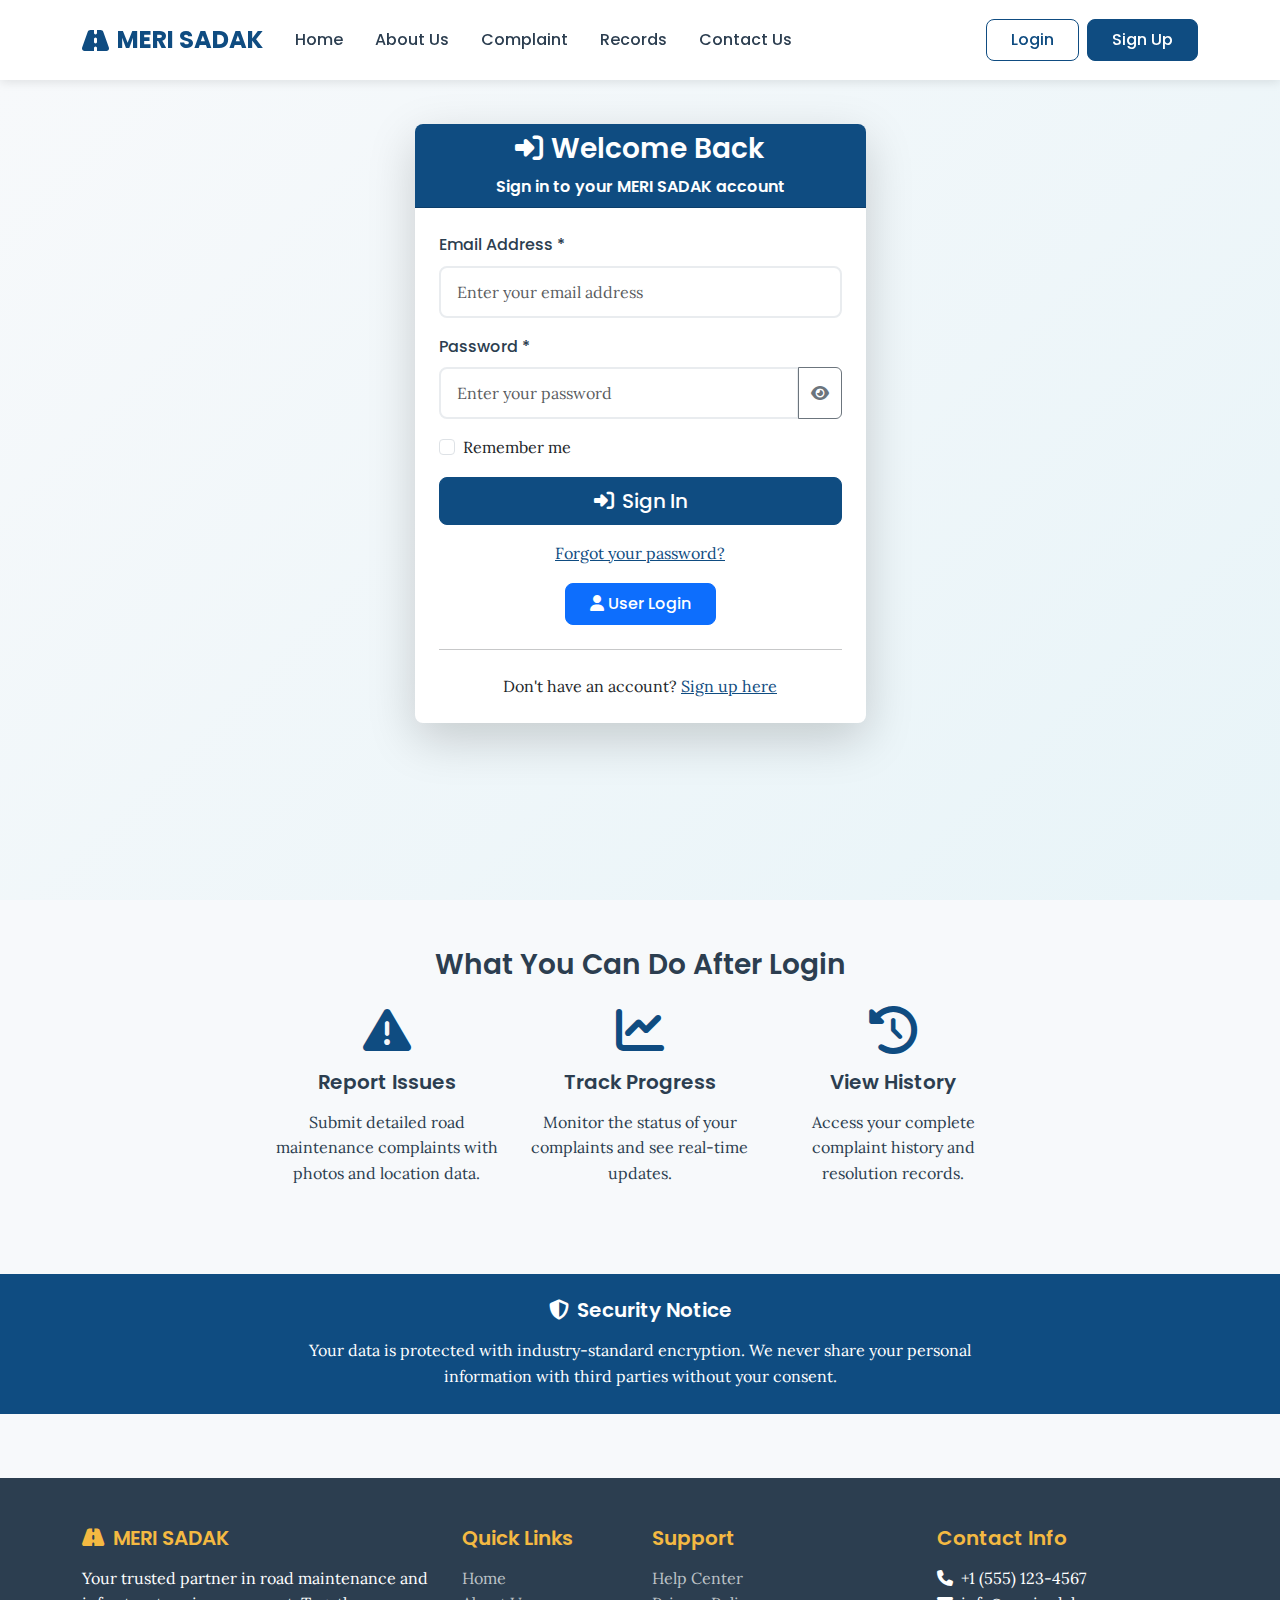
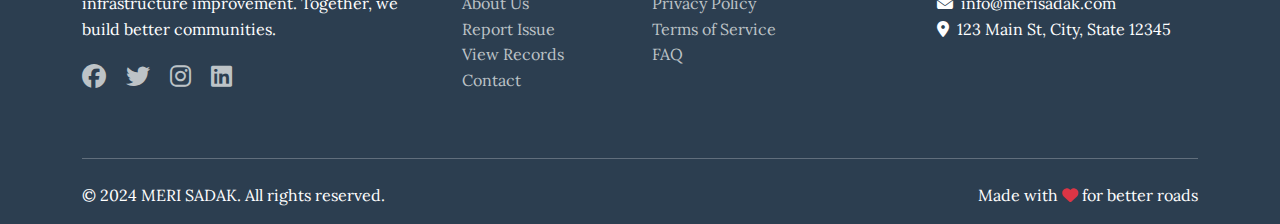
<file: login.html>
<!DOCTYPE html>
<html lang="en">
<head>
    <meta charset="UTF-8">
    <meta name="viewport" content="width=device-width, initial-scale=1.0">
    <title>Login - MERI SADAK</title>
    
    <!-- Bootstrap 5 CSS -->
    <link href="https://cdn.jsdelivr.net/npm/bootstrap@5.3.0/dist/css/bootstrap.min.css" rel="stylesheet">
    
    <!-- Font Awesome -->
    <link rel="stylesheet" href="https://cdnjs.cloudflare.com/ajax/libs/font-awesome/6.4.0/css/all.min.css">
    
    <!-- Custom CSS -->
    <link rel="stylesheet" href="assets/css/style.css">
</head>
<body>
    <!-- Navbar -->
    <nav class="navbar navbar-expand-lg navbar-light fixed-top">
        <div class="container">
            <a class="navbar-brand d-flex align-items-center" href="index.html">
                <i class="fas fa-road text-primary me-2"></i>
                MERI SADAK
            </a>
            
            <button class="navbar-toggler" type="button" data-bs-toggle="collapse" data-bs-target="#navbarNav">
                <span class="navbar-toggler-icon"></span>
            </button>
            
            <div class="collapse navbar-collapse" id="navbarNav">
                <ul class="navbar-nav me-auto">
                    <li class="nav-item">
                        <a class="nav-link" href="index.html">Home</a>
                    </li>
                    <li class="nav-item">
                        <a class="nav-link" href="about.html">About Us</a>
                    </li>
                    <li class="nav-item">
                        <a class="nav-link" href="complaint.html">Complaint</a>
                    </li>
                    <li class="nav-item">
                        <a class="nav-link" href="records.html">Records</a>
                    </li>
                    <li class="nav-item">
                        <a class="nav-link" href="contact.html">Contact Us</a>
                    </li>
                </ul>
                
                 <div class="d-flex login-signup-buttons">
            <a href="login.html" class="btn btn-outline-primary me-2">Login</a>
            <a href="signup.html" class="btn btn-primary">Sign Up</a>
          </div>
            </div>
        </div>
    </nav>

    <!-- Login Section -->
    <section class="py-5" style="margin-top: 76px; min-height: calc(100vh - 76px); background: linear-gradient(135deg, var(--background-color) 0%, #e8f4f8 100%);">
        <div class="container">
            <div class="row justify-content-center align-items-center">
                <div class="col-lg-5 col-md-7">
                    <div class="card shadow-lg">
                        <div class="card-header bg-primary text-white text-center">
                            <h3 class="mb-0"><i class="fas fa-sign-in-alt me-2"></i>Welcome Back</h3>
                            <p class="mb-0 mt-2">Sign in to your MERI SADAK account</p>
                        </div>
                        <div class="card-body p-4">
                            <!-- User Login Form -->
                            <div id="userLoginForm">
                                <form id="loginForm">
                                    <div class="mb-3">
                                        <label for="email" class="form-label">Email Address *</label>
                                        <input type="email" class="form-control" id="email" name="email" required 
                                               placeholder="Enter your email address">
                                    </div>
                                    
                                    <div class="mb-3">
                                        <label for="password" class="form-label">Password *</label>
                                        <div class="input-group">
                                            <input type="password" class="form-control" id="password" name="password" required 
                                                   placeholder="Enter your password">
                                            <button class="btn btn-outline-secondary" type="button" onclick="togglePassword('password')">
                                                <i class="fas fa-eye" id="passwordToggle"></i>
                                            </button>
                                        </div>
                                    </div>
                                    
                                    <div class="mb-3">
                                        <div class="form-check">
                                            <input class="form-check-input" type="checkbox" id="rememberMe" name="rememberMe">
                                            <label class="form-check-label" for="rememberMe">
                                                Remember me
                                            </label>
                                        </div>
                                    </div>
                                    
                                    <div class="d-grid mb-3">
                                        <button type="submit" class="btn btn-primary btn-lg">
                                            <i class="fas fa-sign-in-alt me-2"></i>Sign In
                                        </button>
                                    </div>
                                    
                                    <div class="text-center mb-3">
                                        <a href="#" class="text-primary">Forgot your password?</a>
                                    </div>
                                </form>
                            </div>
                            
                            <!-- Government Login Form -->
                            <div id="governmentLoginForm" style="display: none;">
                                <form id="govLoginForm">
                                    <div class="alert alert-info">
                                        <i class="fas fa-info-circle me-2"></i>
                                        <strong>Government Login:</strong> Use your official credentials to access the administrative dashboard.
                                    </div>
                                    
                                    <div class="mb-3">
                                        <label for="govEmail" class="form-label">Official Email Address *</label>
                                        <input type="email" class="form-control" id="govEmail" name="govEmail" required 
                                               placeholder="your.email@government.gov">
                                    </div>
                                    
                                    <div class="mb-3">
                                        <label for="govPassword" class="form-label">Password *</label>
                                        <div class="input-group">
                                            <input type="password" class="form-control" id="govPassword" name="govPassword" required 
                                                   placeholder="Enter your password">
                                            <button class="btn btn-outline-secondary" type="button" onclick="togglePassword('govPassword')">
                                                <i class="fas fa-eye" id="govPasswordToggle"></i>
                                            </button>
                                        </div>
                                    </div>
                                    
                                    <div class="mb-3">
                                        <label for="department" class="form-label">Department *</label>
                                        <select class="form-select" id="department" name="department" required>
                                            <option value="">Select department</option>
                                            <option value="public-works">Public Works</option>
                                            <option value="transportation">Transportation</option>
                                            <option value="city-planning">City Planning</option>
                                            <option value="emergency-services">Emergency Services</option>
                                            <option value="other">Other</option>
                                        </select>
                                    </div>
                                    
                                    <div class="mb-3">
                                        <div class="form-check">
                                            <input class="form-check-input" type="checkbox" id="govRememberMe" name="govRememberMe">
                                            <label class="form-check-label" for="govRememberMe">
                                                Remember me
                                            </label>
                                        </div>
                                    </div>
                                    
                                    <div class="d-grid mb-3">
                                        <button type="submit" class="btn btn-primary btn-lg">
                                            <i class="fas fa-shield-alt me-2"></i>Government Sign In
                                        </button>
                                    </div>
                                </form>
                            </div>
                            
                            <!-- Login Type Toggle -->
                            <div class="text-center">
                                <div class="btn-group" role="group">
                                    <button type="button" class="btn btn-outline-primary active" id="userLoginBtn" onclick="toggleLoginType('user')">
                                        <i class="fas fa-user me-1"></i>User Login
                                    </button>
                                    <!-- <button type="button" class="btn btn-outline-primary" id="govLoginBtn" onclick="toggleLoginType('government')">
                                        <i class="fas fa-building me-1"></i>Government Login
                                    </button> -->
                                </div>
                            </div>
                            
                            <hr class="my-4">
                            
                            <!-- Demo Credentials -->
                            <!-- <div class="alert alert-info">
                                <h6><i class="fas fa-info-circle me-2text-center"></i>Demo Credentials for Testing:</h6>
                                <div class="row">
                                    <div class="col-md-4">
                                        <strong>Central Government:</strong><br>
                                        <small>central@rms.com / central123</small>
                                    </div>
                                    <div class="col-md-4">
                                        <strong>State Government:</strong><br>
                                        <small>state@rms.com / state123</small>
                                    </div>
                                    <div class="col-md-4 text-center mx-auto">
                                        <strong>User/Public:</strong><br>
                                        <small>user@rms.com / user123</small>
                                    </div>
                                </div>
                            </div>  -->
                            
                            <div class="text-center">
                                <p class="mb-0">Don't have an account? <a href="signup.html" class="text-primary">Sign up here</a></p>
                            </div>
                        </div>
                    </div>
                </div>
            </div>
        </div>
    </section>

    <!-- Features Section -->
    <section class="py-5 bg-light-custom">
        <div class="container">
            <div class="row">
                <div class="col-lg-8 mx-auto text-center">
                    <h3 class="mb-4">What You Can Do After Login</h3>
                    <div class="row">
                        <div class="col-md-4 mb-4">
                            <div class="text-center">
                                <i class="fas fa-exclamation-triangle fa-3x text-primary mb-3"></i>
                                <h5>Report Issues</h5>
                                <p>Submit detailed road maintenance complaints with photos and location data.</p>
                            </div>
                        </div>
                        <div class="col-md-4 mb-4">
                            <div class="text-center">
                                <i class="fas fa-chart-line fa-3x text-primary mb-3"></i>
                                <h5>Track Progress</h5>
                                <p>Monitor the status of your complaints and see real-time updates.</p>
                            </div>
                        </div>
                        <div class="col-md-4 mb-4">
                            <div class="text-center">
                                <i class="fas fa-history fa-3x text-primary mb-3"></i>
                                <h5>View History</h5>
                                <p>Access your complete complaint history and resolution records.</p>
                            </div>
                        </div>
                    </div>
                </div>
            </div>
        </div>
    </section>

    <!-- Security Notice -->
    <section class="py-4 bg-primary text-white">
        <div class="container">
            <div class="row">
                <div class="col-lg-8 mx-auto text-center">
                    <h5><i class="fas fa-shield-alt me-2"></i>Security Notice</h5>
                    <p class="mb-0">Your data is protected with industry-standard encryption. We never share your personal information with third parties without your consent.</p>
                </div>
            </div>
        </div>
    </section>

    <!-- Footer -->
    <footer class="footer">
        <div class="container">
            <div class="row">
                <div class="col-lg-4 mb-4">
                    <h5><i class="fas fa-road me-2"></i>MERI SADAK</h5>
                    <p>Your trusted partner in road maintenance and infrastructure improvement. Together, we build better communities.</p>
                    <div class="social-icons">
                        <a href="#"><i class="fab fa-facebook"></i></a>
                        <a href="#"><i class="fab fa-twitter"></i></a>
                        <a href="#"><i class="fab fa-instagram"></i></a>
                        <a href="#"><i class="fab fa-linkedin"></i></a>
                    </div>
                </div>
                
                <div class="col-lg-2 col-md-6 mb-4">
                    <h5>Quick Links</h5>
                    <ul class="list-unstyled">
                        <li><a href="index.html">Home</a></li>
                        <li><a href="about.html">About Us</a></li>
                        <li><a href="complaint.html">Report Issue</a></li>
                        <li><a href="records.html">View Records</a></li>
                        <li><a href="contact.html">Contact</a></li>
                    </ul>
                </div>
                
                <div class="col-lg-3 col-md-6 mb-4">
                    <h5>Support</h5>
                    <ul class="list-unstyled">
                        <li><a href="#">Help Center</a></li>
                        <li><a href="#">Privacy Policy</a></li>
                        <li><a href="#">Terms of Service</a></li>
                        <li><a href="#">FAQ</a></li>
                    </ul>
                </div>
                
                <div class="col-lg-3 mb-4">
                    <h5>Contact Info</h5>
                    <ul class="list-unstyled">
                        <li><i class="fas fa-phone me-2"></i>+1 (555) 123-4567</li>
                        <li><i class="fas fa-envelope me-2"></i>info@merisadak.com</li>
                        <li><i class="fas fa-map-marker-alt me-2"></i>123 Main St, City, State 12345</li>
                    </ul>
                </div>
            </div>
            
            <hr class="my-4">
            <div class="row align-items-center">
                <div class="col-md-6">
                    <p class="mb-0">&copy; 2024 MERI SADAK. All rights reserved.</p>
                </div>
                <div class="col-md-6 text-md-end">
                    <p class="mb-0">Made with <i class="fas fa-heart text-danger"></i> for better roads</p>
                </div>
            </div>
        </div>
    </footer>

    <!-- Bootstrap 5 JS -->
    <script src="https://cdn.jsdelivr.net/npm/bootstrap@5.3.0/dist/js/bootstrap.bundle.min.js"></script>
    
    <!-- Custom JS -->
    <script src="assets/js/main.js"></script>
    <script src="assets/js/auth.js"></script>
    
    <script>
        function togglePassword(fieldId) {
            const field = document.getElementById(fieldId);
            const toggle = document.getElementById(fieldId + 'Toggle');
            
            if (field.type === 'password') {
                field.type = 'text';
                toggle.classList.remove('fa-eye');
                toggle.classList.add('fa-eye-slash');
            } else {
                field.type = 'password';
                toggle.classList.remove('fa-eye-slash');
                toggle.classList.add('fa-eye');
            }
        }
        
        function toggleLoginType(type) {
            const userForm = document.getElementById('userLoginForm');
            const govForm = document.getElementById('governmentLoginForm');
            const userBtn = document.getElementById('userLoginBtn');
            const govBtn = document.getElementById('govLoginBtn');
            
            if (type === 'user') {
                userForm.style.display = 'block';
                govForm.style.display = 'none';
                userBtn.classList.add('active');
                govBtn.classList.remove('active');
            } else {
                userForm.style.display = 'none';
                govForm.style.display = 'block';
                userBtn.classList.remove('active');
                govBtn.classList.add('active');
            }
        }
        
        // Handle user login form submission
        document.getElementById('loginForm').addEventListener('submit', function(e) {
            e.preventDefault();
            
            const email = document.getElementById('email').value;
            const password = document.getElementById('password').value;
            
            // Validate credentials
            if (email && password) {
                loginUser(email, password);
            } else {
                showErrorMessage('Please fill in all required fields.');
            }
        });
        
        // Handle government login form submission
        document.getElementById('govLoginForm').addEventListener('submit', function(e) {
            e.preventDefault();
            
            const email = document.getElementById('govEmail').value;
            const password = document.getElementById('govPassword').value;
            
            // Simple validation
            if (email && password) {
                loginUser(email, password);
            } else {
                showErrorMessage('Please fill in all required fields.');
            }
        });
    </script>
</body>
</html>
</file>
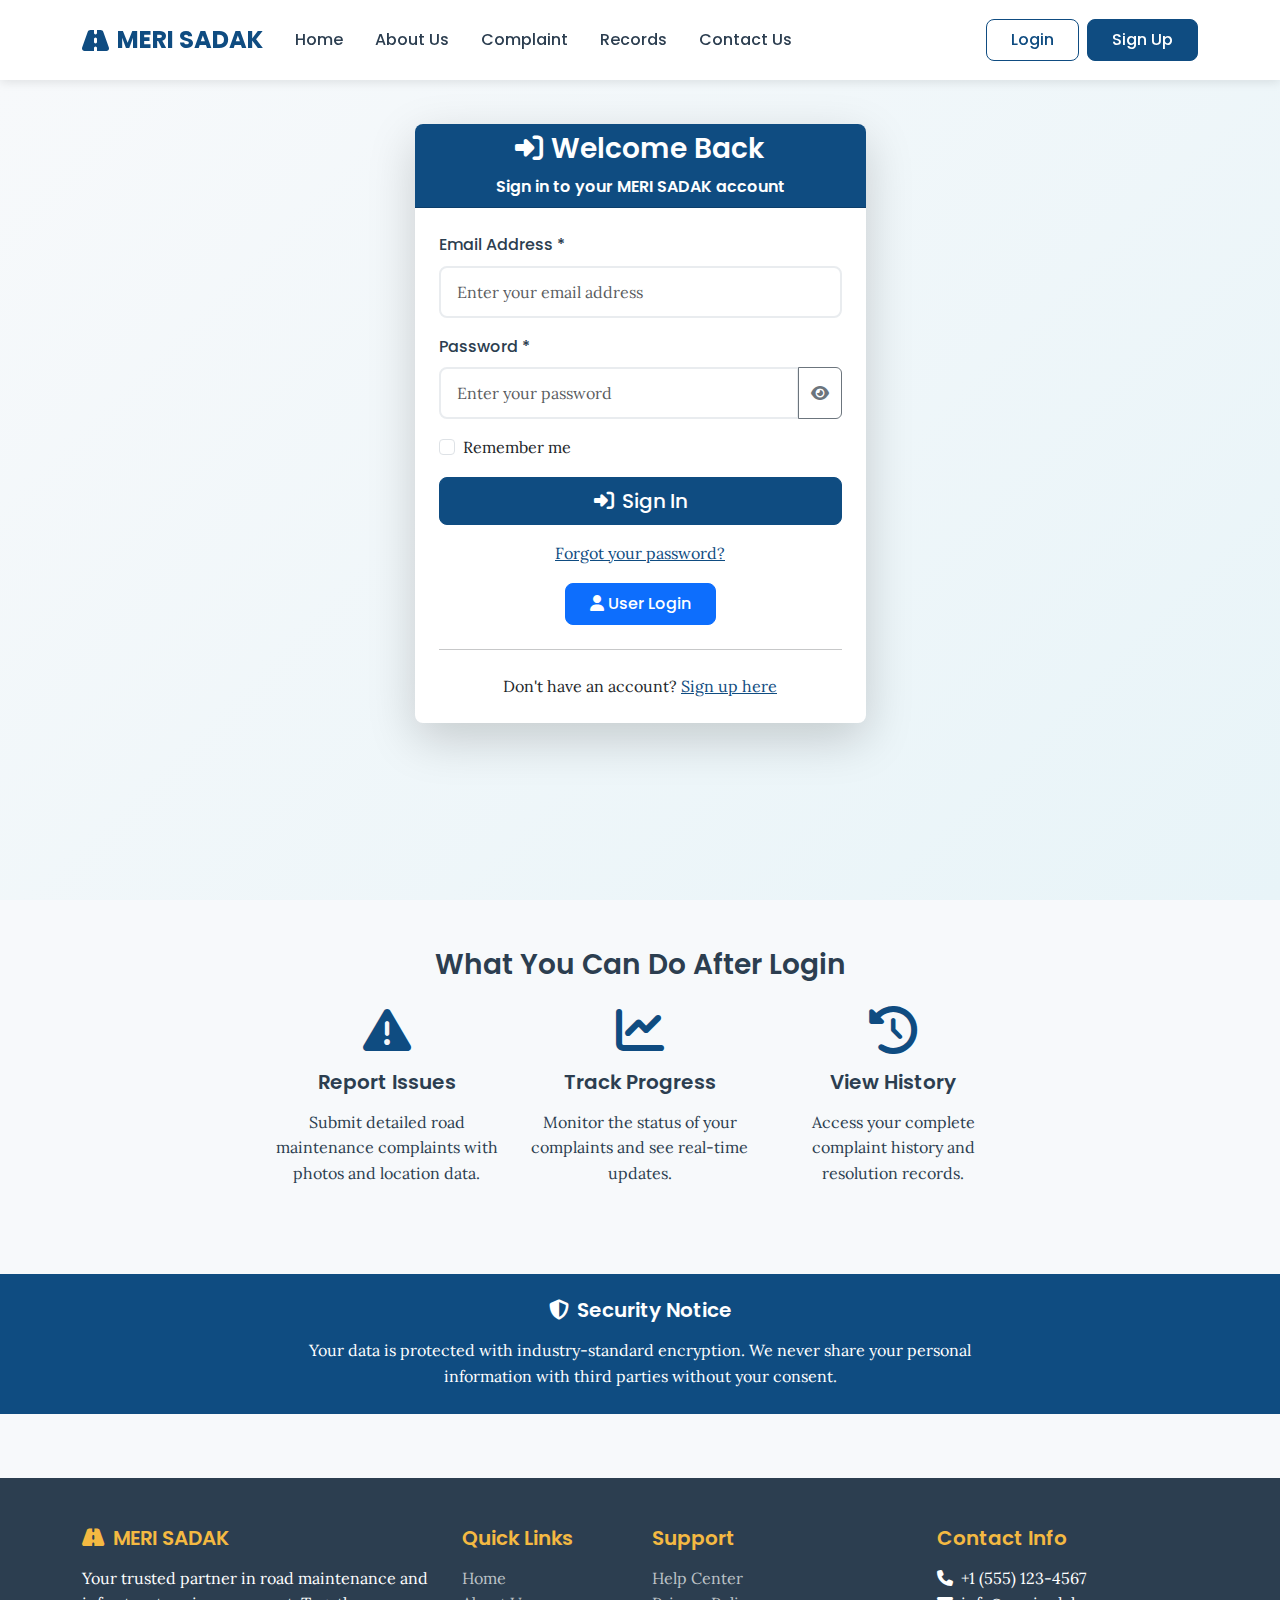
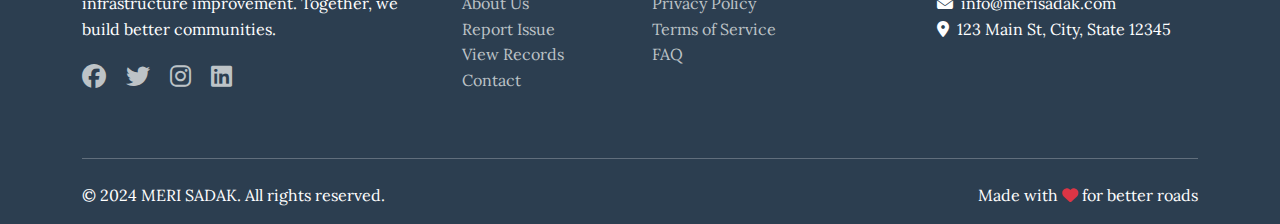
<file: records.html>
<!DOCTYPE html>
<html lang="en">
<head>
    <meta charset="UTF-8">
    <meta name="viewport" content="width=device-width, initial-scale=1.0">
    <title>Records - MERI SADAK</title>
    
    <!-- Bootstrap 5 CSS -->
    <link href="https://cdn.jsdelivr.net/npm/bootstrap@5.3.0/dist/css/bootstrap.min.css" rel="stylesheet">
    
    <!-- Font Awesome -->
    <link rel="stylesheet" href="https://cdnjs.cloudflare.com/ajax/libs/font-awesome/6.4.0/css/all.min.css">
    
    <!-- Custom CSS -->
    <link rel="stylesheet" href="assets/css/style.css">
</head>
<body>
    <!-- Navbar -->
    <nav class="navbar navbar-expand-lg navbar-light fixed-top">
        <div class="container">
            <a class="navbar-brand d-flex align-items-center" href="index.html">
                <i class="fas fa-road text-primary me-2"></i>
                MERI SADAK
            </a>
            
            <button class="navbar-toggler" type="button" data-bs-toggle="collapse" data-bs-target="#navbarNav">
                <span class="navbar-toggler-icon"></span>
            </button>
            
            <div class="collapse navbar-collapse" id="navbarNav">
                <ul class="navbar-nav me-auto">
                    <li class="nav-item">
                        <a class="nav-link" href="index.html">Home</a>
                    </li>
                    <li class="nav-item">
                        <a class="nav-link" href="about.html">About Us</a>
                    </li>
                    <li class="nav-item">
                        <a class="nav-link" href="complaint.html">Complaint</a>
                    </li>
                    <li class="nav-item">
                        <a class="nav-link active" href="records.html">Records</a>
                    </li>
                    <li class="nav-item">
                        <a class="nav-link" href="contact.html">Contact Us</a>
                    </li>
                </ul>
                
                <div class="d-flex">
                    <a href="login.html" class="btn btn-outline-primary me-2">Login</a>
                    <a href="signup.html" class="btn btn-primary">Sign Up</a>
                </div>
            </div>
        </div>
    </nav>

    <!-- Page Header -->
    <section class="py-4" style="margin-top: 76px; background: linear-gradient(135deg, var(--primary-color) 0%, #1a5f8a 100%); color: white;">
        <div class="container">
            <div class="row">
                <div class="col-lg-8 mx-auto text-center">
                    <h1 class="display-5 mb-3">Complaint Records</h1>
                    <p class="lead">Track the status of road maintenance issues and see our progress</p>
                </div>
            </div>
        </div>
    </section>

    <!-- Filters Section -->
    <section class="py-4 bg-light-custom">
        <div class="container">
            <div class="row">
                <div class="col-lg-10 mx-auto">
                    <div class="card">
                        <div class="card-body">
                            <h5 class="card-title mb-3"><i class="fas fa-filter me-2"></i>Filter Records</h5>
                            <form id="filterForm">
                                <!-- State and District Filters Row -->
                                <div class="row g-3 mb-3">
                                    <div class="col-md-6">
                                        <label for="stateFilter" class="form-label">State</label>
                                        <select class="form-select" id="stateFilter" onchange="updateDistricts(); filterRecords()">
                                            <option value="all">All States</option>
                                            <!-- <option value="rajasthan">Rajasthan</option>
                                            <option value="uttar-pradesh">Uttar Pradesh</option>
                                            <option value="delhi">Delhi</option>
                                            <option value="maharashtra">Maharashtra</option>
                                            <option value="karnataka">Karnataka</option> -->
                                        </select>
                                    </div>
                                    <div class="col-md-6">
                                        <label for="districtFilter" class="form-label">District</label>
                                        <select class="form-select" id="districtFilter" onchange="filterRecords()">
                                            <option value="all">All Districts</option>
                                        </select>
                                    </div>
                                </div>
                                
                                <!-- Existing Filters Row -->
                                <div class="row g-3">
                                    <div class="col-md-3">
                                        <label for="typeFilter" class="form-label">Issue Type</label>
                                        <select class="form-select" id="typeFilter" onchange="filterRecords()">
                                            <option value="all">All Types</option>
                                            <option value="pothole">Pothole</option>
                                            <option value="damaged-sign">Damaged Road Sign</option>
                                            <option value="drainage">Drainage Problem</option>
                                            <option value="streetlight">Street Light Issue</option>
                                            <option value="road-surface">Road Surface Damage</option>
                                            <option value="traffic-signal">Traffic Signal Problem</option>
                                            <option value="sidewalk">Sidewalk Issue</option>
                                            <option value="other">Other</option>
                                        </select>
                                    </div>
                                    <div class="col-md-3">
                                        <label for="statusFilter" class="form-label">Status</label>
                                        <select class="form-select" id="statusFilter" onchange="filterRecords()">
                                            <option value="all">All Status</option>
                                            <option value="open">Open</option>
                                            <option value="in-progress">In Progress</option>
                                            <option value="closed">Closed</option>
                                        </select>
                                    </div>
                                    <div class="col-md-3">
                                        <label for="dateFilter" class="form-label">Date From</label>
                                        <input type="date" class="form-control" id="dateFilter" onchange="filterRecords()">
                                    </div>
                                    <div class="col-md-3">
                                        <label for="priorityFilter" class="form-label">Priority</label>
                                        <select class="form-select" id="priorityFilter" onchange="filterRecords()">
                                            <option value="all">All Priorities</option>
                                            <option value="urgent">Urgent</option>
                                            <option value="high">High</option>
                                            <option value="medium">Medium</option>
                                            <option value="low">Low</option>
                                        </select>
                                    </div>
                                </div>
                                <div class="row mt-3">
                                    <div class="col-12">
                                        <button type="button" class="btn btn-outline-secondary" onclick="clearFilters()">
                                            <i class="fas fa-times me-2"></i>Clear Filters
                                        </button>
                                        <span class="ms-3 text-muted" id="recordCount">Showing 12 records</span>
                                    </div>
                                </div>
                                
                                <!-- Role-based Action Buttons -->
                                <div class="row mt-4" id="actionButtons" style="display: none;">
                                    <div class="col-12">
                                        <h6 class="mb-3"><i class="fas fa-tools me-2"></i>Management Actions</h6>
                                        <div class="d-flex flex-wrap gap-2">
                                            <button class="btn btn-success" data-feature="new-project" onclick="showFeatureMessage('New Project')">
                                                <i class="fas fa-plus me-2"></i>+ New Project
                                            </button>
                                            <button class="btn btn-primary" data-feature="download-report" onclick="showFeatureMessage('Download Report')">
                                                <i class="fas fa-download me-2"></i>Download Report
                                            </button>
                                            <button class="btn btn-warning" data-feature="upload-data" onclick="showFeatureMessage('Upload Data')">
                                                <i class="fas fa-upload me-2"></i>Upload Data
                                            </button>
                                            <button class="btn btn-info" data-feature="schedule-audit" onclick="showFeatureMessage('Schedule Audit')">
                                                <i class="fas fa-clock me-2"></i>Schedule Audit
                                            </button>
                                        </div>
                                    </div>
                                </div>
                            </form>
                        </div>
                    </div>
                </div>
            </div>
        </div>
    </section>

    <!-- Records Grid -->
    <section class="py-5">
        <div class="container">
            <div class="row" id="recordsContainer">
                <!-- Records will be loaded from assets/data/records.json and rendered here -->
            </div>

            <!-- Pagination (dynamic) -->
            <div class="row mt-4">
                <div class="col-12">
                    <nav aria-label="Records pagination" id="paginationContainer">
                        <!-- Pagination controls will be injected here -->
                    </nav>
                </div>
            </div>
        </div>
    </section>

    <!-- Footer -->
    <footer class="footer">
        <div class="container">
            <div class="row">
                <div class="col-lg-4 mb-4">
                    <h5><i class="fas fa-road me-2"></i>MERI SADAK</h5>
                    <p>Your trusted partner in road maintenance and infrastructure improvement. Together, we build better communities.</p>
                    <div class="social-icons">
                        <a href="#"><i class="fab fa-facebook"></i></a>
                        <a href="#"><i class="fab fa-twitter"></i></a>
                        <a href="#"><i class="fab fa-instagram"></i></a>
                        <a href="#"><i class="fab fa-linkedin"></i></a>
                    </div>
                </div>
                
                <div class="col-lg-2 col-md-6 mb-4">
                    <h5>Quick Links</h5>
                    <ul class="list-unstyled">
                        <li><a href="index.html">Home</a></li>
                        <li><a href="about.html">About Us</a></li>
                        <li><a href="complaint.html">Report Issue</a></li>
                        <li><a href="records.html">View Records</a></li>
                        <li><a href="contact.html">Contact</a></li>
                    </ul>
                </div>
                
                <div class="col-lg-3 col-md-6 mb-4">
                    <h5>Support</h5>
                    <ul class="list-unstyled">
                        <li><a href="#">Help Center</a></li>
                        <li><a href="#">Privacy Policy</a></li>
                        <li><a href="#">Terms of Service</a></li>
                        <li><a href="#">FAQ</a></li>
                    </ul>
                </div>
                
                <div class="col-lg-3 mb-4">
                    <h5>Contact Info</h5>
                    <ul class="list-unstyled">
                        <li><i class="fas fa-phone me-2"></i>+1 (555) 123-4567</li>
                        <li><i class="fas fa-envelope me-2"></i>info@merisadak.com</li>
                        <li><i class="fas fa-map-marker-alt me-2"></i>123 Main St, City, State 12345</li>
                    </ul>
                </div>
            </div>
            
            <hr class="my-4">
            <div class="row align-items-center">
                <div class="col-md-6">
                    <p class="mb-0">&copy; 2024 MERI SADAK. All rights reserved.</p>
                </div>
                <div class="col-md-6 text-md-end">
                    <p class="mb-0">Made with <i class="fas fa-heart text-danger"></i> for better roads</p>
                </div>
            </div>
        </div>
    </footer>

    <!-- Bootstrap 5 JS -->
    <script src="https://cdn.jsdelivr.net/npm/bootstrap@5.3.0/dist/js/bootstrap.bundle.min.js"></script>
    
    <!-- Custom JS -->
    <script src="assets/js/main.js"></script>
    <script src="assets/js/auth.js"></script>
    
    <script>
        function clearFilters() {
            document.getElementById('stateFilter').value = 'all';
            document.getElementById('districtFilter').value = 'all';
            document.getElementById('typeFilter').value = 'all';
            document.getElementById('statusFilter').value = 'all';
            document.getElementById('dateFilter').value = '';
            document.getElementById('priorityFilter').value = 'all';
            updateDistricts();
            filterRecords();
            // update pagination after filters are applied
            setTimeout(function() { if (typeof updatePagination === 'function') updatePagination(); }, 50);
        }
        
        // Check authentication on page load
        document.addEventListener('DOMContentLoaded', function() {
            // Check if user is authenticated
            if (!isAuthenticated()) {
                // Redirect to login page
                window.location.href = 'login.html';
                return;
            }
            
            // Apply role-based filtering
            applyRoleBasedFiltering();
            
            // Apply role-based feature control
            applyRoleBasedFeatureControl();
            
            // Show action buttons if user has any management permissions
            const actionButtons = document.getElementById('actionButtons');
            if (canAddProjects() || canUploadData() || canDownloadReports() || canScheduleAudits()) {
                actionButtons.style.display = 'block';
            }
            
            // Update navigation
            updateNavigationForAuth();
        });
        
        // Function to show feature messages (demo purposes)
        function showFeatureMessage(feature) {
            showSuccessMessage(`${feature} feature clicked! This would open the ${feature} interface.`);
        }
    </script>
</body>
</html>
</file>
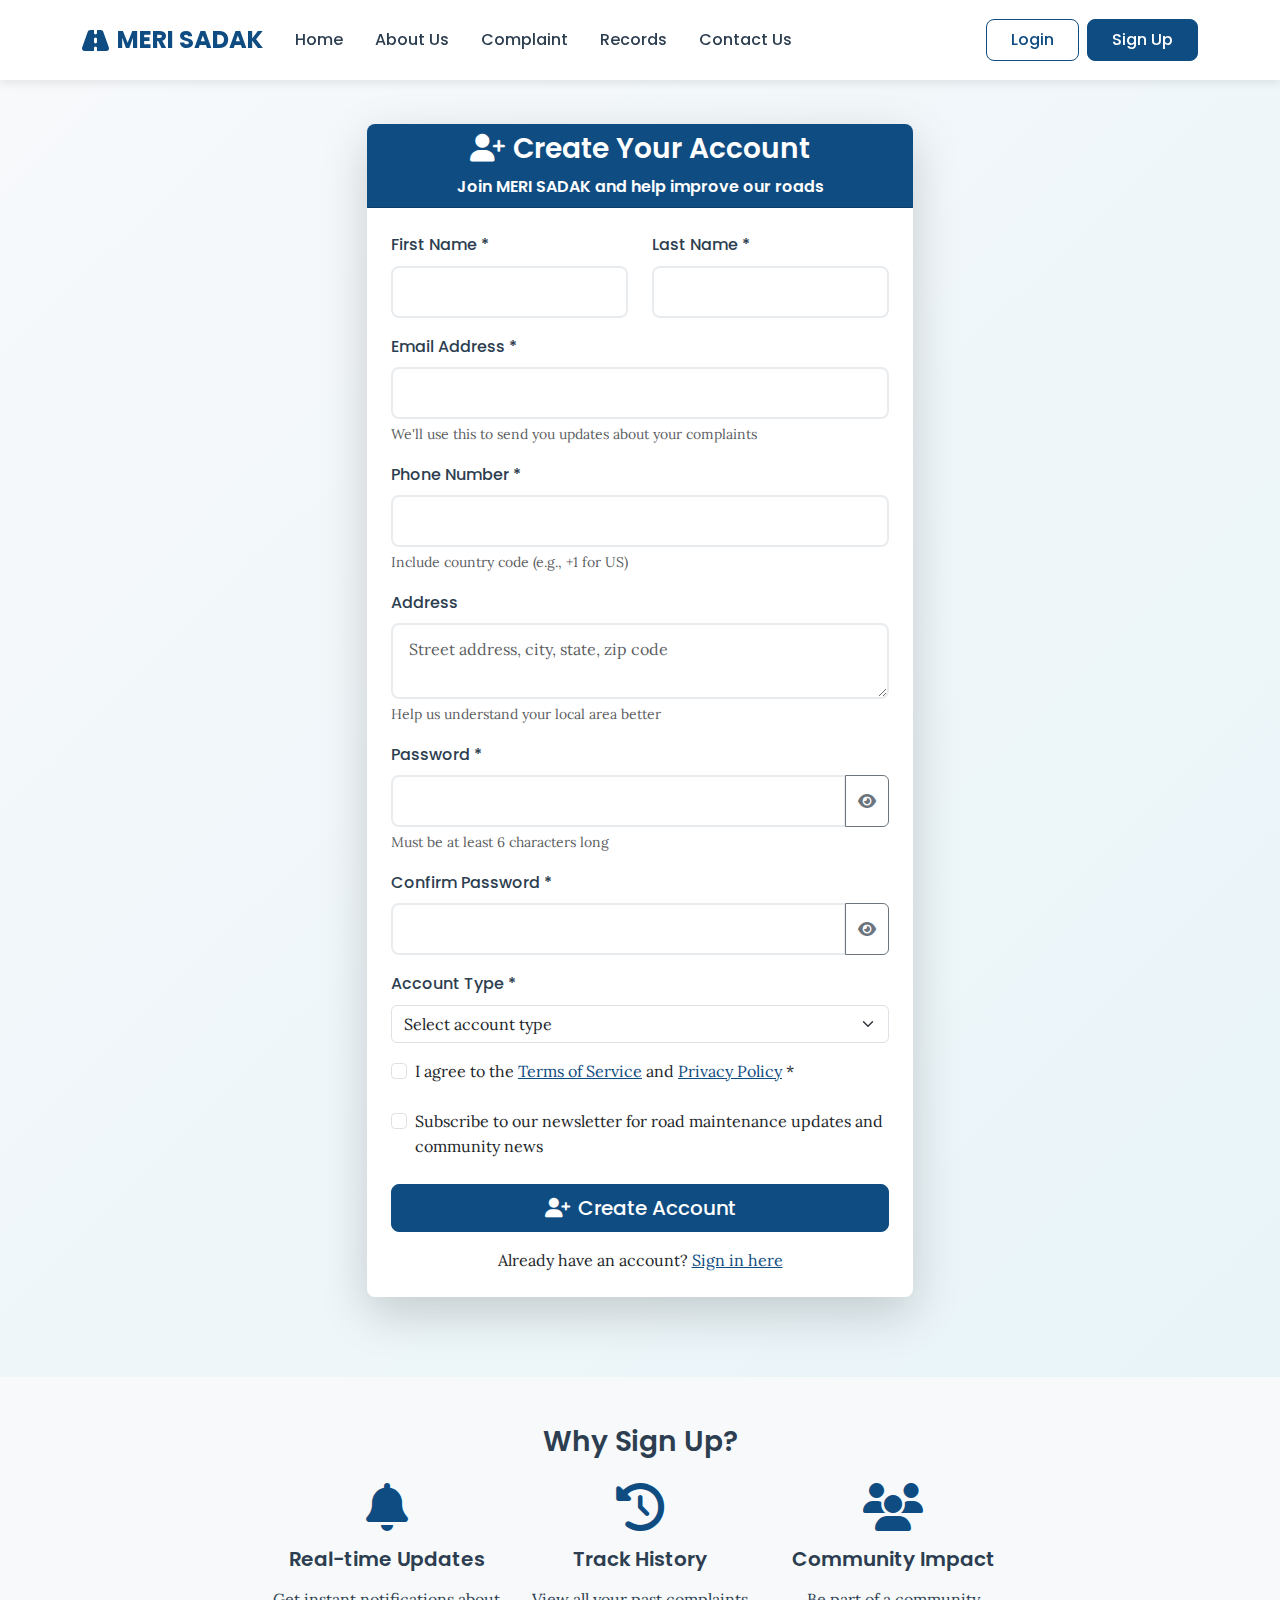
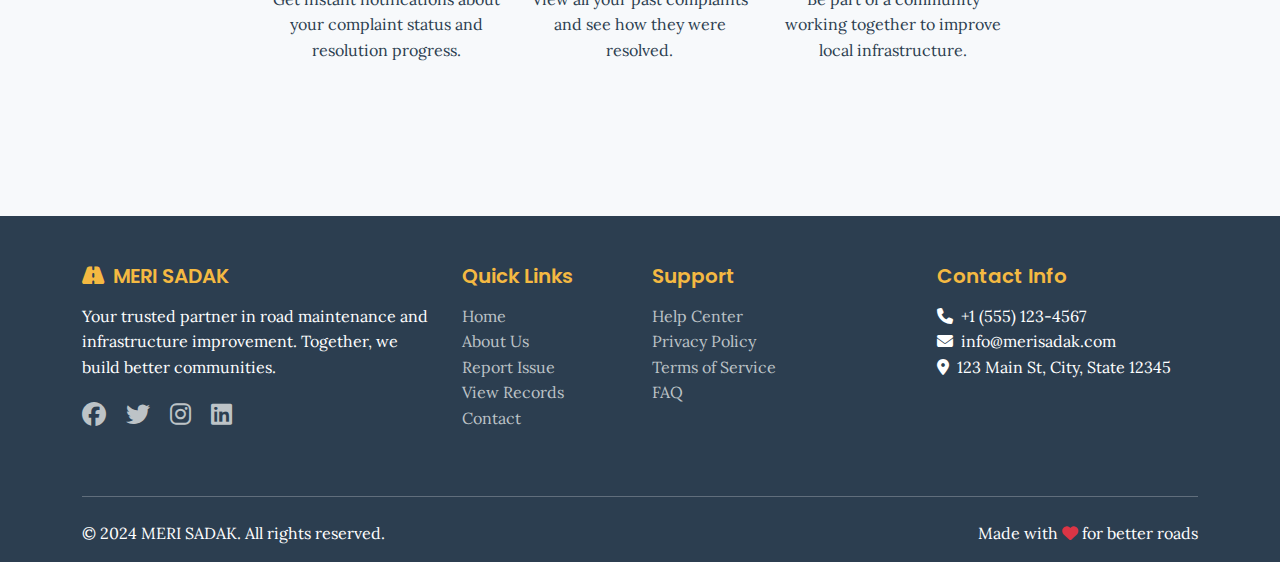
<file: signup.html>
<!DOCTYPE html>
<html lang="en">
<head>
    <meta charset="UTF-8">
    <meta name="viewport" content="width=device-width, initial-scale=1.0">
    <title>Sign Up - MERI SADAK</title>
    
    <!-- Bootstrap 5 CSS -->
    <link href="https://cdn.jsdelivr.net/npm/bootstrap@5.3.0/dist/css/bootstrap.min.css" rel="stylesheet">
    
    <!-- Font Awesome -->
    <link rel="stylesheet" href="https://cdnjs.cloudflare.com/ajax/libs/font-awesome/6.4.0/css/all.min.css">
    
    <!-- Custom CSS -->
    <link rel="stylesheet" href="assets/css/style.css">
</head>
<body>
    <!-- Navbar -->
    <nav class="navbar navbar-expand-lg navbar-light fixed-top">
        <div class="container">
            <a class="navbar-brand d-flex align-items-center" href="index.html">
                <i class="fas fa-road text-primary me-2"></i>
                MERI SADAK
            </a>
            
            <button class="navbar-toggler" type="button" data-bs-toggle="collapse" data-bs-target="#navbarNav">
                <span class="navbar-toggler-icon"></span>
            </button>
            
            <div class="collapse navbar-collapse" id="navbarNav">
                <ul class="navbar-nav me-auto">
                    <li class="nav-item">
                        <a class="nav-link" href="index.html">Home</a>
                    </li>
                    <li class="nav-item">
                        <a class="nav-link" href="about.html">About Us</a>
                    </li>
                    <li class="nav-item">
                        <a class="nav-link" href="complaint.html">Complaint</a>
                    </li>
                    <li class="nav-item">
                        <a class="nav-link" href="records.html">Records</a>
                    </li>
                    <li class="nav-item">
                        <a class="nav-link" href="contact.html">Contact Us</a>
                    </li>
                </ul>
                
                <div class="d-flex">
                    <a href="login.html" class="btn btn-outline-primary me-2">Login</a>
                    <a href="signup.html" class="btn btn-primary">Sign Up</a>
                </div>
            </div>
        </div>
    </nav>

    <!-- Signup Section -->
    <section class="py-5" style="margin-top: 76px; min-height: calc(100vh - 76px); background: linear-gradient(135deg, var(--background-color) 0%, #e8f4f8 100%);">
        <div class="container">
            <div class="row justify-content-center align-items-center">
                <div class="col-lg-6 col-md-8">
                    <div class="card shadow-lg">
                        <div class="card-header bg-primary text-white text-center">
                            <h3 class="mb-0"><i class="fas fa-user-plus me-2"></i>Create Your Account</h3>
                            <p class="mb-0 mt-2">Join MERI SADAK and help improve our roads</p>
                        </div>
                        <div class="card-body p-4">
                            <form id="signupForm">
                                <div class="row">
                                    <div class="col-md-6 mb-3">
                                        <label for="firstName" class="form-label">First Name *</label>
                                        <input type="text" class="form-control" id="firstName" name="firstName" required>
                                    </div>
                                    <div class="col-md-6 mb-3">
                                        <label for="lastName" class="form-label">Last Name *</label>
                                        <input type="text" class="form-control" id="lastName" name="lastName" required>
                                    </div>
                                </div>
                                
                                <div class="mb-3">
                                    <label for="email" class="form-label">Email Address *</label>
                                    <input type="email" class="form-control" id="email" name="email" required>
                                    <div class="form-text">We'll use this to send you updates about your complaints</div>
                                </div>
                                
                                <div class="mb-3">
                                    <label for="phone" class="form-label">Phone Number *</label>
                                    <input type="tel" class="form-control" id="phone" name="phone" required>
                                    <div class="form-text">Include country code (e.g., +1 for US)</div>
                                </div>
                                
                                <div class="mb-3">
                                    <label for="address" class="form-label">Address</label>
                                    <textarea class="form-control" id="address" name="address" rows="2" 
                                              placeholder="Street address, city, state, zip code"></textarea>
                                    <div class="form-text">Help us understand your local area better</div>
                                </div>
                                
                                <div class="mb-3">
                                    <label for="password" class="form-label">Password *</label>
                                    <div class="input-group">
                                        <input type="password" class="form-control" id="password" name="password" required>
                                        <button class="btn btn-outline-secondary" type="button" onclick="togglePassword('password')">
                                            <i class="fas fa-eye" id="passwordToggle"></i>
                                        </button>
                                    </div>
                                    <div class="form-text">Must be at least 6 characters long</div>
                                </div>
                                
                                <div class="mb-3">
                                    <label for="confirmPassword" class="form-label">Confirm Password *</label>
                                    <div class="input-group">
                                        <input type="password" class="form-control" id="confirmPassword" name="confirmPassword" required>
                                        <button class="btn btn-outline-secondary" type="button" onclick="togglePassword('confirmPassword')">
                                            <i class="fas fa-eye" id="confirmPasswordToggle"></i>
                                        </button>
                                    </div>
                                </div>
                                
                                <div class="mb-3">
                                    <label for="userType" class="form-label">Account Type *</label>
                                    <select class="form-select" id="userType" name="userType" required>
                                        <option value="">Select account type</option>
                                        <option value="citizen">Citizen - Report road issues</option>
                                        <option value="contractor">Contractor - Provide maintenance services</option>
                                        <option value="government">Government Official - Manage complaints</option>
                                    </select>
                                </div>
                                
                                <div class="mb-4">
                                    <div class="form-check">
                                        <input class="form-check-input" type="checkbox" id="terms" name="terms" required>
                                        <label class="form-check-label" for="terms">
                                            I agree to the <a href="#" class="text-primary">Terms of Service</a> and <a href="#" class="text-primary">Privacy Policy</a> *
                                        </label>
                                    </div>
                                </div>
                                
                                <div class="mb-4">
                                    <div class="form-check">
                                        <input class="form-check-input" type="checkbox" id="newsletter" name="newsletter">
                                        <label class="form-check-label" for="newsletter">
                                            Subscribe to our newsletter for road maintenance updates and community news
                                        </label>
                                    </div>
                                </div>
                                
                                <div class="d-grid mb-3">
                                    <button type="submit" class="btn btn-primary btn-lg">
                                        <i class="fas fa-user-plus me-2"></i>Create Account
                                    </button>
                                </div>
                                
                                <div class="text-center">
                                    <p class="mb-0">Already have an account? <a href="login.html" class="text-primary">Sign in here</a></p>
                                </div>
                            </form>
                        </div>
                    </div>
                </div>
            </div>
        </div>
    </section>

    <!-- Benefits Section -->
    <section class="py-5 bg-light-custom">
        <div class="container">
            <div class="row">
                <div class="col-lg-8 mx-auto text-center">
                    <h3 class="mb-4">Why Sign Up?</h3>
                    <div class="row">
                        <div class="col-md-4 mb-4">
                            <div class="text-center">
                                <i class="fas fa-bell fa-3x text-primary mb-3"></i>
                                <h5>Real-time Updates</h5>
                                <p>Get instant notifications about your complaint status and resolution progress.</p>
                            </div>
                        </div>
                        <div class="col-md-4 mb-4">
                            <div class="text-center">
                                <i class="fas fa-history fa-3x text-primary mb-3"></i>
                                <h5>Track History</h5>
                                <p>View all your past complaints and see how they were resolved.</p>
                            </div>
                        </div>
                        <div class="col-md-4 mb-4">
                            <div class="text-center">
                                <i class="fas fa-users fa-3x text-primary mb-3"></i>
                                <h5>Community Impact</h5>
                                <p>Be part of a community working together to improve local infrastructure.</p>
                            </div>
                        </div>
                    </div>
                </div>
            </div>
        </div>
    </section>

    <!-- Footer -->
    <footer class="footer">
        <div class="container">
            <div class="row">
                <div class="col-lg-4 mb-4">
                    <h5><i class="fas fa-road me-2"></i>MERI SADAK</h5>
                    <p>Your trusted partner in road maintenance and infrastructure improvement. Together, we build better communities.</p>
                    <div class="social-icons">
                        <a href="#"><i class="fab fa-facebook"></i></a>
                        <a href="#"><i class="fab fa-twitter"></i></a>
                        <a href="#"><i class="fab fa-instagram"></i></a>
                        <a href="#"><i class="fab fa-linkedin"></i></a>
                    </div>
                </div>
                
                <div class="col-lg-2 col-md-6 mb-4">
                    <h5>Quick Links</h5>
                    <ul class="list-unstyled">
                        <li><a href="index.html">Home</a></li>
                        <li><a href="about.html">About Us</a></li>
                        <li><a href="complaint.html">Report Issue</a></li>
                        <li><a href="records.html">View Records</a></li>
                        <li><a href="contact.html">Contact</a></li>
                    </ul>
                </div>
                
                <div class="col-lg-3 col-md-6 mb-4">
                    <h5>Support</h5>
                    <ul class="list-unstyled">
                        <li><a href="#">Help Center</a></li>
                        <li><a href="#">Privacy Policy</a></li>
                        <li><a href="#">Terms of Service</a></li>
                        <li><a href="#">FAQ</a></li>
                    </ul>
                </div>
                
                <div class="col-lg-3 mb-4">
                    <h5>Contact Info</h5>
                    <ul class="list-unstyled">
                        <li><i class="fas fa-phone me-2"></i>+1 (555) 123-4567</li>
                        <li><i class="fas fa-envelope me-2"></i>info@merisadak.com</li>
                        <li><i class="fas fa-map-marker-alt me-2"></i>123 Main St, City, State 12345</li>
                    </ul>
                </div>
            </div>
            
            <hr class="my-4">
            <div class="row align-items-center">
                <div class="col-md-6">
                    <p class="mb-0">&copy; 2024 MERI SADAK. All rights reserved.</p>
                </div>
                <div class="col-md-6 text-md-end">
                    <p class="mb-0">Made with <i class="fas fa-heart text-danger"></i> for better roads</p>
                </div>
            </div>
        </div>
    </footer>

    <!-- Bootstrap 5 JS -->
    <script src="https://cdn.jsdelivr.net/npm/bootstrap@5.3.0/dist/js/bootstrap.bundle.min.js"></script>
    
    <!-- Custom JS -->
    <script src="assets/js/main.js"></script>
    
    <script>
        function togglePassword(fieldId) {
            const field = document.getElementById(fieldId);
            const toggle = document.getElementById(fieldId + 'Toggle');
            
            if (field.type === 'password') {
                field.type = 'text';
                toggle.classList.remove('fa-eye');
                toggle.classList.add('fa-eye-slash');
            } else {
                field.type = 'password';
                toggle.classList.remove('fa-eye-slash');
                toggle.classList.add('fa-eye');
            }
        }
    </script>
</body>
</html>
</file>
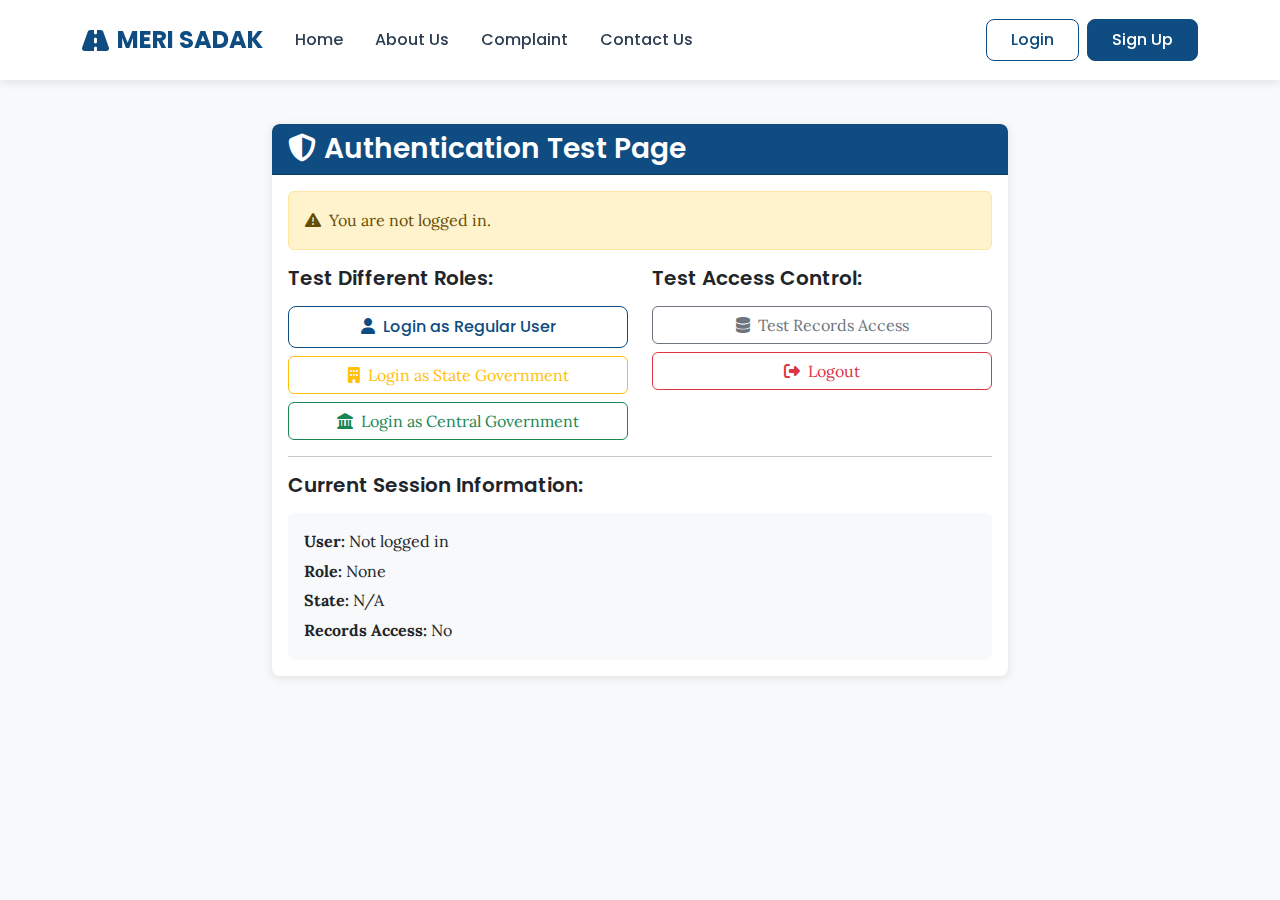
<file: test-auth.html>
<!DOCTYPE html>
<html lang="en">
<head>
    <meta charset="UTF-8">
    <meta name="viewport" content="width=device-width, initial-scale=1.0">
    <title>Authentication Test - MERI SADAK</title>
    
    <!-- Bootstrap 5 CSS -->
    <link href="https://cdn.jsdelivr.net/npm/bootstrap@5.3.0/dist/css/bootstrap.min.css" rel="stylesheet">
    
    <!-- Font Awesome -->
    <link rel="stylesheet" href="https://cdnjs.cloudflare.com/ajax/libs/font-awesome/6.4.0/css/all.min.css">
    
    <!-- Custom CSS -->
    <link rel="stylesheet" href="assets/css/style.css">
</head>
<body>
    <!-- Navbar -->
    <nav class="navbar navbar-expand-lg navbar-light fixed-top">
        <div class="container">
            <a class="navbar-brand d-flex align-items-center" href="index.html">
                <i class="fas fa-road text-primary me-2"></i>
                MERI SADAK
            </a>
            
            <button class="navbar-toggler" type="button" data-bs-toggle="collapse" data-bs-target="#navbarNav">
                <span class="navbar-toggler-icon"></span>
            </button>
            
            <div class="collapse navbar-collapse" id="navbarNav">
                <ul class="navbar-nav me-auto">
                    <li class="nav-item">
                        <a class="nav-link" href="index.html">Home</a>
                    </li>
                    <li class="nav-item">
                        <a class="nav-link" href="about.html">About Us</a>
                    </li>
                    <li class="nav-item">
                        <a class="nav-link" href="complaint.html">Complaint</a>
                    </li>
                    <li class="nav-item">
                        <a class="nav-link" href="records.html">Records</a>
                    </li>
                    <li class="nav-item">
                        <a class="nav-link" href="contact.html">Contact Us</a>
                    </li>
                </ul>
                
                <div class="d-flex">
                    <a href="login.html" class="btn btn-outline-primary me-2">Login</a>
                    <a href="signup.html" class="btn btn-primary">Sign Up</a>
                </div>
            </div>
        </div>
    </nav>

    <!-- Test Section -->
    <section class="py-5" style="margin-top: 76px;">
        <div class="container">
            <div class="row justify-content-center">
                <div class="col-lg-8">
                    <div class="card">
                        <div class="card-header bg-primary text-white">
                            <h3 class="mb-0"><i class="fas fa-shield-alt me-2"></i>Authentication Test Page</h3>
                        </div>
                        <div class="card-body">
                            <div id="authStatus" class="alert alert-info">
                                <i class="fas fa-info-circle me-2"></i>
                                Checking authentication status...
                            </div>
                            
                            <div class="row">
                                <div class="col-md-6">
                                    <h5>Test Different Roles:</h5>
                                    <div class="d-grid gap-2">
                                        <button class="btn btn-outline-primary" onclick="testLogin('user')">
                                            <i class="fas fa-user me-2"></i>Login as Regular User
                                        </button>
                                        <button class="btn btn-outline-warning" onclick="testLogin('state-government')">
                                            <i class="fas fa-building me-2"></i>Login as State Government
                                        </button>
                                        <button class="btn btn-outline-success" onclick="testLogin('central-government')">
                                            <i class="fas fa-landmark me-2"></i>Login as Central Government
                                        </button>
                                    </div>
                                </div>
                                
                                <div class="col-md-6">
                                    <h5>Test Access Control:</h5>
                                    <div class="d-grid gap-2">
                                        <a href="records.html" class="btn btn-outline-secondary" id="testRecordsBtn">
                                            <i class="fas fa-database me-2"></i>Test Records Access
                                        </a>
                                        <button class="btn btn-outline-danger" onclick="logoutUser()">
                                            <i class="fas fa-sign-out-alt me-2"></i>Logout
                                        </button>
                                    </div>
                                </div>
                            </div>
                            
                            <hr>
                            
                            <div class="row">
                                <div class="col-12">
                                    <h5>Current Session Information:</h5>
                                    <div id="sessionInfo" class="bg-light p-3 rounded">
                                        <p class="mb-1"><strong>User:</strong> <span id="currentUser">Not logged in</span></p>
                                        <p class="mb-1"><strong>Role:</strong> <span id="currentRole">None</span></p>
                                        <p class="mb-1"><strong>State:</strong> <span id="currentState">N/A</span></p>
                                        <p class="mb-0"><strong>Records Access:</strong> <span id="recordsAccess">No</span></p>
                                    </div>
                                </div>
                            </div>
                        </div>
                    </div>
                </div>
            </div>
        </div>
    </section>

    <!-- Bootstrap 5 JS -->
    <script src="https://cdn.jsdelivr.net/npm/bootstrap@5.3.0/dist/js/bootstrap.bundle.min.js"></script>
    
    <!-- Custom JS -->
    <script src="assets/js/main.js"></script>
    <script src="assets/js/auth.js"></script>
    
    <script>
        function testLogin(role) {
            const testCredentials = {
                'user': { email: 'user@rms.com', password: 'user123' },
                'state-government': { email: 'state@rms.com', password: 'state123' },
                'central-government': { email: 'central@rms.com', password: 'central123' }
            };
            
            const credentials = testCredentials[role];
            loginUser(credentials.email, credentials.password);
            updateStatus();
        }
        
        function updateStatus() {
            const authStatus = document.getElementById('authStatus');
            const currentUser = document.getElementById('currentUser');
            const currentRole = document.getElementById('currentRole');
            const currentState = document.getElementById('currentState');
            const recordsAccess = document.getElementById('recordsAccess');
            const testRecordsBtn = document.getElementById('testRecordsBtn');
            
            if (isAuthenticated()) {
                const user = getCurrentUser();
                const role = getCurrentRole();
                const state = getUserState();
                
                authStatus.className = 'alert alert-success';
                authStatus.innerHTML = '<i class="fas fa-check-circle me-2"></i>You are logged in!';
                
                currentUser.textContent = user.name || user.email;
                currentRole.textContent = role.replace('-', ' ').toUpperCase();
                currentState.textContent = state || 'N/A';
                recordsAccess.textContent = hasRecordsAccess() ? 'Yes' : 'No';
                
                testRecordsBtn.className = hasRecordsAccess() ? 'btn btn-success' : 'btn btn-outline-secondary';
            } else {
                authStatus.className = 'alert alert-warning';
                authStatus.innerHTML = '<i class="fas fa-exclamation-triangle me-2"></i>You are not logged in.';
                
                currentUser.textContent = 'Not logged in';
                currentRole.textContent = 'None';
                currentState.textContent = 'N/A';
                recordsAccess.textContent = 'No';
                
                testRecordsBtn.className = 'btn btn-outline-secondary';
            }
        }
        
        // Update status on page load and when authentication changes
        document.addEventListener('DOMContentLoaded', function() {
            updateStatus();
            updateNavigationForAuth();
        });
        
        // Listen for authentication changes
        window.addEventListener('storage', function(e) {
            if (e.key === 'meriSadakUser' || e.key === 'meriSadakRole') {
                updateStatus();
                updateNavigationForAuth();
            }
        });
    </script>
</body>
</html>
</file>
<file: assets/css/style.css>
/* MERI SADAK - Custom Styles */

/* Import Google Fonts */
@import url('https://fonts.googleapis.com/css2?family=Poppins:wght@300;400;500;600;700&family=Lora:wght@400;500;600&display=swap');

/* CSS Variables for Theme Colors */
:root {
    --primary-color: #0f4c81;
    --accent-color: #f4b942;
    --background-color: #f7f9fb;
    --text-dark: #2c3e50;
    --text-light: #6c757d;
    --white: #ffffff;
    --shadow: 0 2px 10px rgba(0,0,0,0.1);
    --border-radius: 8px;
}

/* Base Styles */
* {
    margin: 0;
    padding: 0;
    box-sizing: border-box;
}

body {
    font-family: 'Lora', serif;
    line-height: 1.6;
    color: var(--text-dark);
    background-color: var(--background-color);
}

h1, h2, h3, h4, h5, h6 {
    font-family: 'Poppins', sans-serif;
    font-weight: 600;
    margin-bottom: 1rem;
}

/* Navbar Styles */
.navbar {
    background-color: var(--white) !important;
    box-shadow: var(--shadow);
    padding: 1rem 0;
}

.navbar-brand {
    font-family: 'Poppins', sans-serif;
    font-weight: 700;
    font-size: 1.5rem;
    color: var(--primary-color) !important;
}

.navbar-brand img {
    height: 40px;
    margin-right: 10px;
}

.navbar-nav .nav-link {
    font-family: 'Poppins', sans-serif;
    font-weight: 500;
    color: var(--text-dark) !important;
    margin: 0 0.5rem;
    transition: color 0.3s ease;
}

.navbar-nav .nav-link:hover {
    color: var(--primary-color) !important;
}

.btn-primary {
    background-color: var(--primary-color);
    border-color: var(--primary-color);
    font-family: 'Poppins', sans-serif;
    font-weight: 500;
    padding: 0.5rem 1.5rem;
    border-radius: var(--border-radius);
    transition: all 0.3s ease;
}

.btn-primary:hover {
    background-color: #0a3a6b;
    border-color: #0a3a6b;
    transform: translateY(-2px);
    box-shadow: 0 4px 15px rgba(15, 76, 129, 0.3);
}

.btn-outline-primary {
    color: var(--primary-color);
    border-color: var(--primary-color);
    font-family: 'Poppins', sans-serif;
    font-weight: 500;
    padding: 0.5rem 1.5rem;
    border-radius: var(--border-radius);
    transition: all 0.3s ease;
}

.btn-outline-primary:hover {
    background-color: var(--primary-color);
    border-color: var(--primary-color);
    transform: translateY(-2px);
}

.btn-accent {
    background-color: var(--accent-color);
    border-color: var(--accent-color);
    color: var(--text-dark);
    font-family: 'Poppins', sans-serif;
    font-weight: 500;
    padding: 0.5rem 1.5rem;
    border-radius: var(--border-radius);
    transition: all 0.3s ease;
}

.btn-accent:hover {
    background-color: #e6a83a;
    border-color: #e6a83a;
    color: var(--text-dark);
    transform: translateY(-2px);
    box-shadow: 0 4px 15px rgba(244, 185, 66, 0.3);
}

/* Hero Section */
.hero-section {
    background: linear-gradient(135deg, var(--primary-color) 0%, #1a5f8a 100%);
    color: var(--white);
    padding: 4rem 0;
    margin-top: 76px;
}

.hero-section h1 {
    font-size: 3rem;
    font-weight: 700;
    margin-bottom: 1.5rem;
}

.hero-section p {
    font-size: 1.2rem;
    margin-bottom: 2rem;
    opacity: 0.9;
}

/* Cards */
.card {
    border: none;
    border-radius: var(--border-radius);
    box-shadow: var(--shadow);
    transition: transform 0.3s ease, box-shadow 0.3s ease;
    margin-bottom: 2rem;
}

.card:hover {
    transform: translateY(-5px);
    box-shadow: 0 8px 25px rgba(0,0,0,0.15);
}

.card-header {
    background-color: var(--primary-color);
    color: var(--white);
    border-radius: var(--border-radius) var(--border-radius) 0 0 !important;
    font-family: 'Poppins', sans-serif;
    font-weight: 600;
}

/* Status Badges */
.badge {
    font-family: 'Poppins', sans-serif;
    font-weight: 500;
    padding: 0.5rem 1rem;
    border-radius: 20px;
}

.badge-open {
    background-color: var(--primary-color);
}

.badge-progress {
    background-color: var(--accent-color);
    color: var(--text-dark);
}

.badge-closed {
    background-color: #28a745;
}

/* Forms */
.form-control {
    border-radius: var(--border-radius);
    border: 2px solid #e9ecef;
    padding: 0.75rem 1rem;
    font-family: 'Lora', serif;
    transition: border-color 0.3s ease, box-shadow 0.3s ease;
}

.form-control:focus {
    border-color: var(--primary-color);
    box-shadow: 0 0 0 0.2rem rgba(15, 76, 129, 0.25);
}

.form-label {
    font-family: 'Poppins', sans-serif;
    font-weight: 500;
    color: var(--text-dark);
    margin-bottom: 0.5rem;
}

/* Footer */
.footer {
    background-color: var(--text-dark);
    color: var(--white);
    padding: 3rem 0 1rem;
    margin-top: 4rem;
}

.footer h5 {
    color: var(--accent-color);
    margin-bottom: 1rem;
}

.footer a {
    color: #bdc3c7;
    text-decoration: none;
    transition: color 0.3s ease;
}

.footer a:hover {
    color: var(--accent-color);
}

.footer .social-icons a {
    display: inline-block;
    margin-right: 1rem;
    font-size: 1.5rem;
    transition: transform 0.3s ease;
}

.footer .social-icons a:hover {
    transform: translateY(-3px);
}

/* Utility Classes */
.text-primary {
    color: var(--primary-color) !important;
}

.bg-primary {
    background-color: var(--primary-color) !important;
}

.bg-accent {
    background-color: var(--accent-color) !important;
}

.bg-light-custom {
    background-color: var(--background-color) !important;
}

/* Responsive Design */
@media (max-width: 768px) {
    .hero-section h1 {
        font-size: 2rem;
    }
    
    .hero-section p {
        font-size: 1rem;
    }
    
    .navbar-nav {
        text-align: center;
        margin-top: 1rem;
    }
    
    .navbar-nav .nav-link {
        padding: 0.5rem 0;
    }
    
    .card {
        margin-bottom: 1rem;
    }
    
    /* State and District filters responsive behavior */
    .row.g-3.mb-3 .col-md-6 {
        margin-bottom: 1rem;
    }
}

@media (max-width: 576px) {
    .hero-section {
        padding: 2rem 0;
    }
    
    .hero-section h1 {
        font-size: 1.75rem;
    }
    
    .btn {
        width: 100%;
        margin-bottom: 0.5rem;
    }
    
    .btn:last-child {
        margin-bottom: 0;
    }
}

/* Animation Classes */
.fade-in {
    animation: fadeIn 0.6s ease-in;
}

@keyframes fadeIn {
    from {
        opacity: 0;
        transform: translateY(20px);
    }
    to {
        opacity: 1;
        transform: translateY(0);
    }
}

/* Custom Scrollbar */
::-webkit-scrollbar {
    width: 8px;
}

::-webkit-scrollbar-track {
    background: #f1f1f1;
}

::-webkit-scrollbar-thumb {
    background: var(--primary-color);
    border-radius: 4px;
}

::-webkit-scrollbar-thumb:hover {
    background: #0a3a6b;
}
</file>
